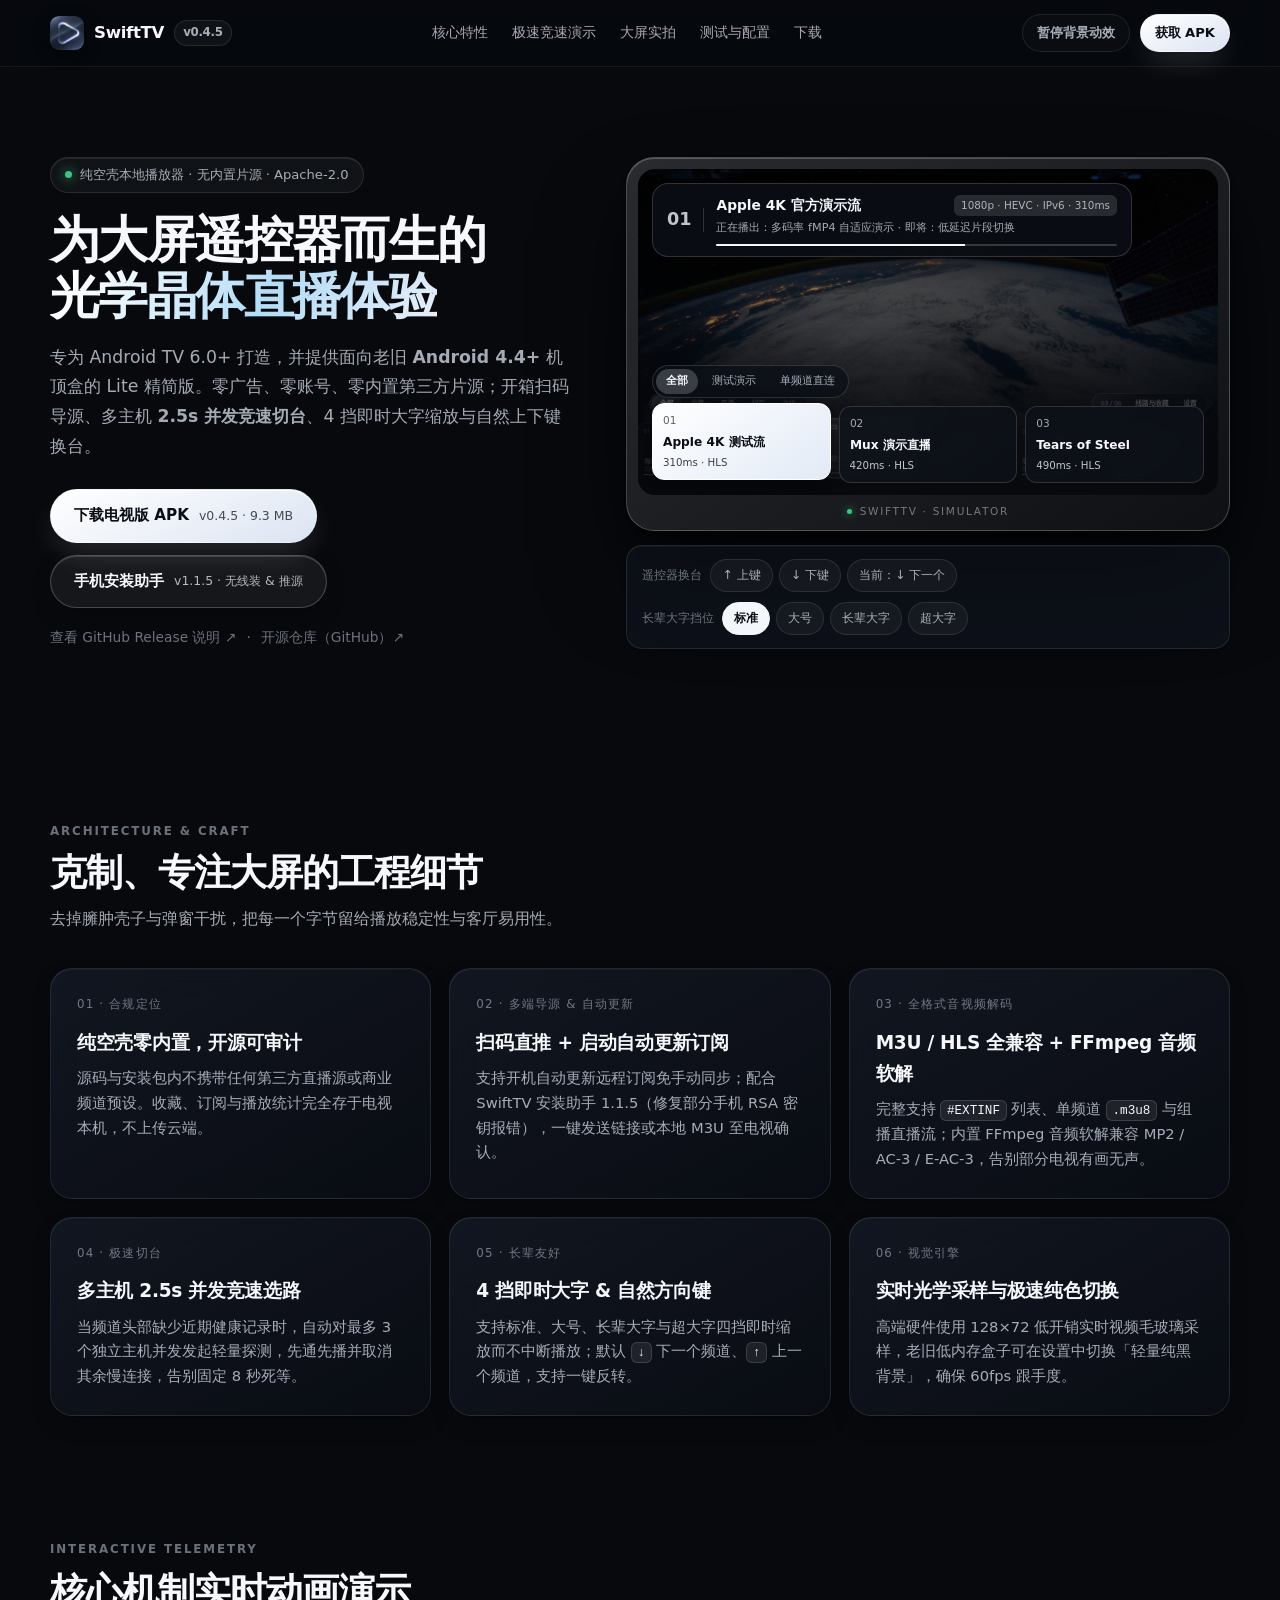
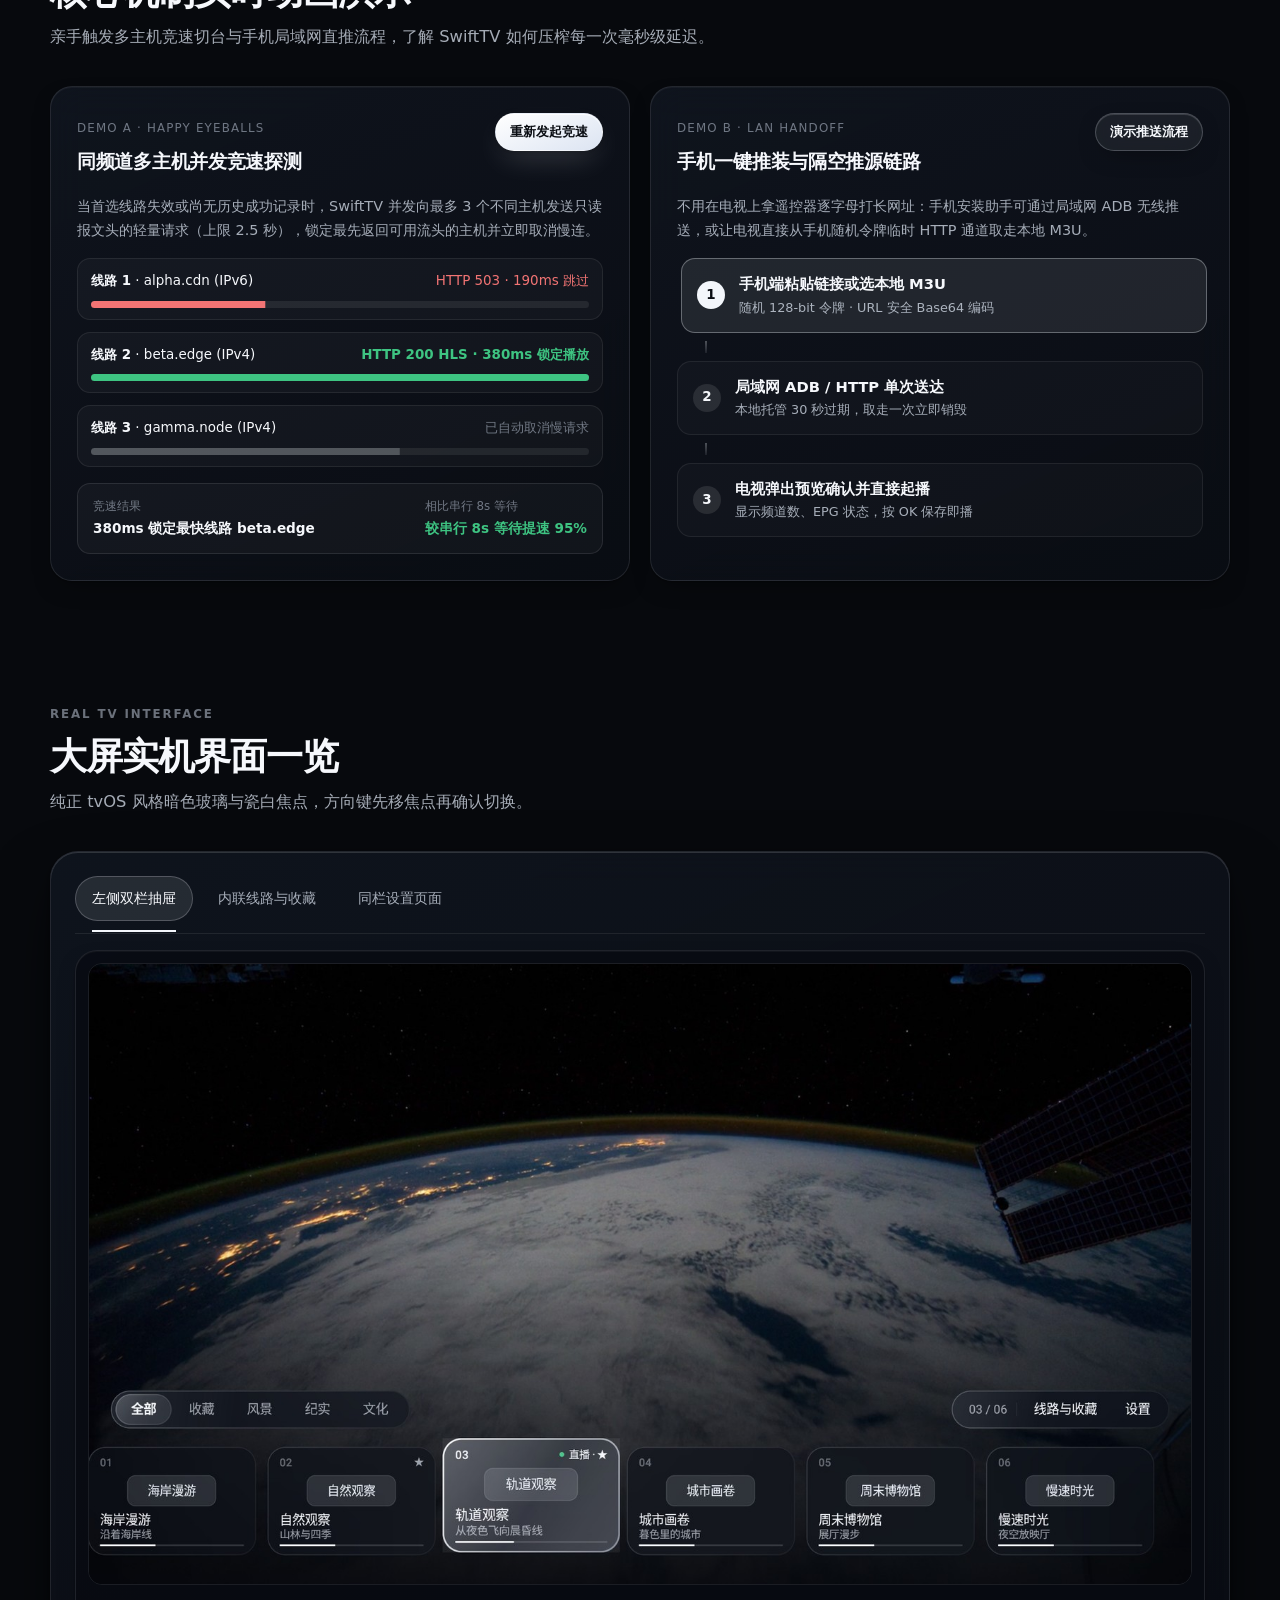
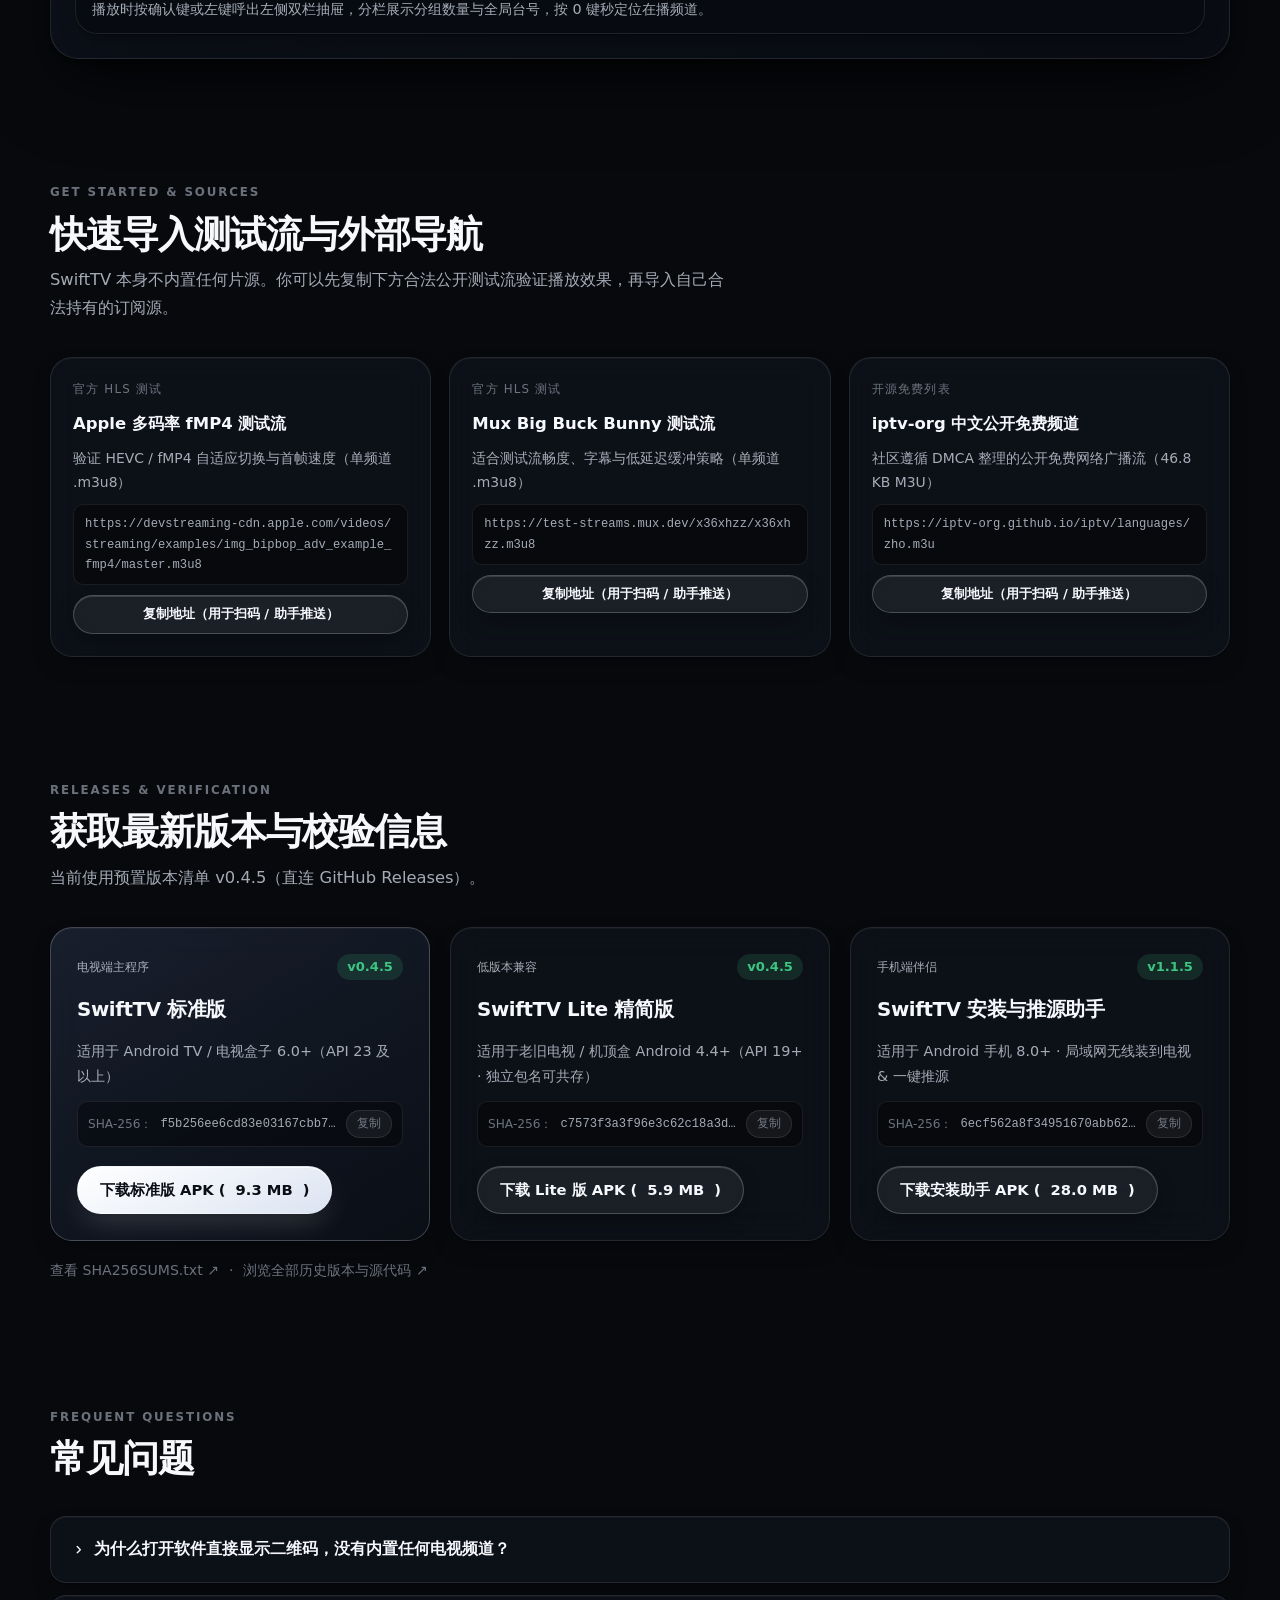
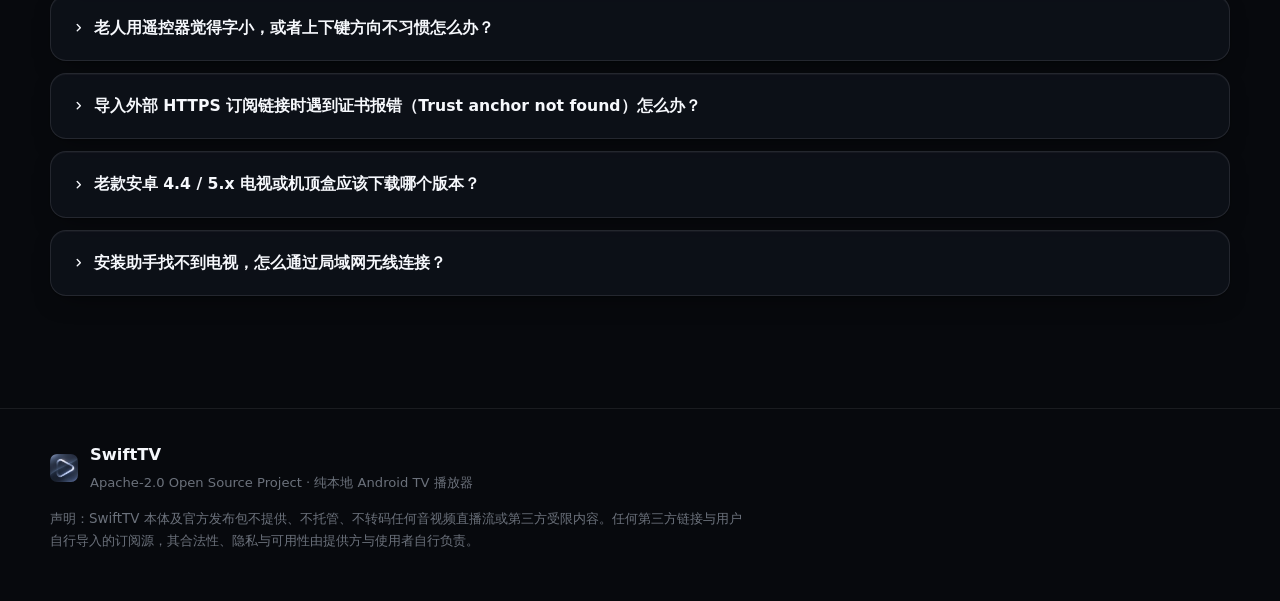
<file: index.html>
<!DOCTYPE html>
<html lang="zh-CN">
<head>
  <meta charset="UTF-8">
  <meta name="viewport" content="width=device-width, initial-scale=1.0">
  <meta name="color-scheme" content="dark">
  <title>SwiftTV · 纯净轻量 Android TV 直播播放器</title>
  <meta name="description" content="SwiftTV 是一款专为电视遥控器设计的纯本地 Android TV 播放器（Apache-2.0），不内置任何片源。支持开箱扫码导源、手机安装助手一键推送、单频道 HLS 与并发竞速极速切台、4 挡长辈大字实时缩放。">
  <link rel="icon" type="image/png" href="assets/img/logo.png">
  <link rel="stylesheet" href="assets/style.css">
</head>
<body>
  <a class="skip-link" href="#main">跳到正文</a>

  <!-- Ambient optical backdrop (compositor-only, subtle film grain + slow aurora, pausable via #motionToggle) -->
  <div class="ambient" aria-hidden="true">
    <div class="ambient-horizon"></div>
    <div class="ambient-grid"></div>
    <div class="orb orb-a"></div>
    <div class="orb orb-b"></div>
    <div class="ambient-noise"></div>
  </div>

  <!-- Shrinking Frosted Top Navigation -->
  <header class="topbar" id="topbar">
    <div class="container topbar-inner">
      <a class="brand" href="#top" aria-label="SwiftTV 首页">
        <img class="brand-logo" src="assets/img/logo.png" width="34" height="34" alt="SwiftTV 标志">
        <span class="brand-name">SwiftTV</span>
        <span class="brand-tag" id="navVersionTag">v0.4.5</span>
      </a>

      <nav class="nav-links" aria-label="主导航">
        <a href="#features">核心特性</a>
        <a href="#engine">极速竞速演示</a>
        <a href="#showcase">大屏实拍</a>
        <a href="#sources">测试与配置</a>
        <a href="#downloads">下载</a>
      </nav>

      <div class="topbar-actions">
        <button type="button" class="btn-ghost btn-sm" id="motionToggle">暂停背景动效</button>
        <a class="btn-porcelain btn-sm sheen-btn magnetic" id="navDownloadBtn" href="#downloads">获取 APK</a>
      </div>
    </div>
  </header>

  <main id="main">
    <!-- Hero + Live Interactive TV Simulator -->
    <section class="hero container" id="top">
      <div class="hero-copy">
        <div class="pill-badge" data-stagger="0">
          <span class="signal-dot" aria-hidden="true"></span>
          <span>纯空壳本地播放器 · 无内置片源 · Apache-2.0</span>
        </div>

        <h1 data-stagger="1">
          为大屏遥控器而生的<br>
          <span class="text-crystal">光学晶体直播体验</span>
        </h1>

        <p class="hero-lead" data-stagger="2">
          专为 Android TV 6.0+ 打造，并提供面向老旧 <strong>Android 4.4+</strong> 机顶盒的 Lite 精简版。零广告、零账号、零内置第三方片源；开箱扫码导源、多主机 <strong>2.5s 并发竞速切台</strong>、4 挡即时大字缩放与自然上下键换台。
        </p>

        <div class="hero-cta" data-stagger="3">
          <a class="btn-porcelain btn-lg sheen-btn magnetic" id="heroTvDownload" href="https://github.com/morangse/SwiftTV/releases/download/v0.4.5/SwiftTV-0.4.5.apk">
            <span>下载电视版 APK</span>
            <span class="btn-meta" id="heroTvMeta">v0.4.5 · 9.3 MB</span>
          </a>
          <a class="btn-crystal btn-lg magnetic" id="heroInstallerDownload" href="https://github.com/morangse/SwiftTV/releases/download/v0.4.5/SwiftTV-Installer-1.1.5.apk">
            <span>手机安装助手</span>
            <span class="btn-meta" id="heroInstallerMeta">v1.1.5 · 无线装 &amp; 推源</span>
          </a>
        </div>

        <div class="hero-meta-links" data-stagger="4">
          <a id="heroReleaseLink" href="https://github.com/morangse/SwiftTV/releases/tag/v0.4.5" target="_blank" rel="noopener noreferrer">查看 GitHub Release 说明 ↗</a>
          <span aria-hidden="true">·</span>
          <a href="https://github.com/morangse/SwiftTV" target="_blank" rel="noopener noreferrer">开源仓库（GitHub）↗</a>
        </div>
      </div>

      <!-- Interactive Live TV Cinema Stage -->
      <div class="hero-stage-wrap" data-stagger="5">
        <div class="tv-bezel spotlight-surface tilt-stage" role="region" aria-label="SwiftTV 实时大屏交互模拟器">
          <div class="spotlight-layer" aria-hidden="true"></div>
          <div class="tv-screen" id="tvScreen">
            <img
              class="tv-backdrop-img"
              src="assets/img/channel-gallery.jpg"
              width="1560"
              height="878"
              fetchpriority="high"
              alt="SwiftTV 在 Android TV 播放演示视频时呈现的半透明磨砂界面">
            <div class="tv-scrim" aria-hidden="true"></div>

            <!-- Simulated Live HUD Capsule -->
            <div class="sim-hud" id="simHud" data-font="standard">
              <div class="sim-hud-num" id="simNum">01</div>
              <div class="sim-hud-divider" aria-hidden="true"></div>
              <div class="sim-hud-body">
                <div class="sim-hud-top">
                  <strong class="sim-hud-name" id="simName">Apple 4K 官方演示流</strong>
                  <span class="sim-spec" id="simSpec">1080p · HEVC · IPv6 · 310ms</span>
                </div>
                <div class="sim-hud-sub" id="simProg">正在播出：多码率 fMP4 自适应演示 · 即将：低延迟片段切换</div>
                <div class="sim-progress-track" aria-hidden="true">
                  <div class="sim-progress-fill" id="simProgressFill"></div>
                </div>
              </div>
            </div>

            <!-- Simulated Mini Channel Ribbon -->
            <div class="sim-ribbon" id="simRibbon" data-font="standard">
              <div class="sim-tabs" aria-hidden="true">
                <span class="sim-tab active">全部</span>
                <span>测试演示</span>
                <span>单频道直连</span>
              </div>
              <div class="sim-cards" id="simCards" role="list" aria-label="模拟频道卡片">
                <button type="button" class="sim-card active" data-ch="0">
                  <span class="sim-card-num">01</span>
                  <span class="sim-card-title">Apple 4K 测试流</span>
                  <span class="sim-card-meta">310ms · HLS</span>
                </button>
                <button type="button" class="sim-card" data-ch="1">
                  <span class="sim-card-num">02</span>
                  <span class="sim-card-title">Mux 演示直播</span>
                  <span class="sim-card-meta">420ms · HLS</span>
                </button>
                <button type="button" class="sim-card" data-ch="2">
                  <span class="sim-card-num">03</span>
                  <span class="sim-card-title">Tears of Steel</span>
                  <span class="sim-card-meta">490ms · HLS</span>
                </button>
              </div>
            </div>
          </div>

          <div class="tv-chin" aria-hidden="true">
            <span class="tv-led"></span>
            <span class="tv-brand-mark">SWIFTTV · SIMULATOR</span>
          </div>
        </div>

        <!-- Live Interactive Telemetry Control Deck -->
        <div class="sim-controls" aria-label="模拟器控制面板">
          <div class="sim-ctrl-group">
            <span class="ctrl-label">遥控器换台</span>
            <div class="btn-row">
              <button type="button" class="ctrl-btn" id="simKeyUp" title="模拟遥控器上键">↑ 上键</button>
              <button type="button" class="ctrl-btn" id="simKeyDown" title="模拟遥控器下键">↓ 下键</button>
              <button type="button" class="ctrl-btn subtle" id="simDirToggle">当前：↓ 下一个</button>
            </div>
          </div>

          <div class="sim-ctrl-group">
            <span class="ctrl-label">长辈大字挡位</span>
            <div class="btn-row" role="group" aria-label="选择模拟界面字体大小">
              <button type="button" class="ctrl-btn active" data-font-btn="standard">标准</button>
              <button type="button" class="ctrl-btn" data-font-btn="large">大号</button>
              <button type="button" class="ctrl-btn" data-font-btn="elderly">长辈大字</button>
              <button type="button" class="ctrl-btn" data-font-btn="xlarge">超大字</button>
            </div>
          </div>
        </div>
      </div>
    </section>

    <!-- Bento Grid Features with Pointer Spotlight Reveal -->
    <section class="section container" id="features">
      <div class="section-head" data-reveal>
        <span class="eyebrow">ARCHITECTURE &amp; CRAFT</span>
        <h2>克制、专注大屏的工程细节</h2>
        <p>去掉臃肿壳子与弹窗干扰，把每一个字节留给播放稳定性与客厅易用性。</p>
      </div>

      <div class="bento-grid" id="bentoGrid">
        <article class="bento-card spotlight-surface" data-reveal style="--reveal-delay: 0ms">
          <div class="spotlight-layer" aria-hidden="true"></div>
          <div class="card-index">01 · 合规定位</div>
          <h3>纯空壳零内置，开源可审计</h3>
          <p>源码与安装包内不携带任何第三方直播源或商业频道预设。收藏、订阅与播放统计完全存于电视本机，不上传云端。</p>
        </article>

        <article class="bento-card spotlight-surface" data-reveal style="--reveal-delay: 60ms">
          <div class="spotlight-layer" aria-hidden="true"></div>
          <div class="card-index">02 · 多端导源 &amp; 自动更新</div>
          <h3>扫码直推 + 启动自动更新订阅</h3>
          <p>支持开机自动更新远程订阅免手动同步；配合 SwiftTV 安装助手 1.1.5（修复部分手机 RSA 密钥报错），一键发送链接或本地 M3U 至电视确认。</p>
        </article>

        <article class="bento-card spotlight-surface" data-reveal style="--reveal-delay: 120ms">
          <div class="spotlight-layer" aria-hidden="true"></div>
          <div class="card-index">03 · 全格式音视频解码</div>
          <h3>M3U / HLS 全兼容 + FFmpeg 音频软解</h3>
          <p>完整支持 <code class="inline-code">#EXTINF</code> 列表、单频道 <code class="inline-code">.m3u8</code> 与组播直播流；内置 FFmpeg 音频软解兼容 MP2 / AC-3 / E-AC-3，告别部分电视有画无声。</p>
        </article>

        <article class="bento-card spotlight-surface" data-reveal style="--reveal-delay: 180ms">
          <div class="spotlight-layer" aria-hidden="true"></div>
          <div class="card-index">04 · 极速切台</div>
          <h3>多主机 2.5s 并发竞速选路</h3>
          <p>当频道头部缺少近期健康记录时，自动对最多 3 个独立主机并发发起轻量探测，先通先播并取消其余慢连接，告别固定 8 秒死等。</p>
        </article>

        <article class="bento-card spotlight-surface" data-reveal style="--reveal-delay: 240ms">
          <div class="spotlight-layer" aria-hidden="true"></div>
          <div class="card-index">05 · 长辈友好</div>
          <h3>4 挡即时大字 &amp; 自然方向键</h3>
          <p>支持标准、大号、长辈大字与超大字四挡即时缩放而不中断播放；默认 <kbd class="inline-kbd">↓</kbd> 下一个频道、<kbd class="inline-kbd">↑</kbd> 上一个频道，支持一键反转。</p>
        </article>

        <article class="bento-card spotlight-surface" data-reveal style="--reveal-delay: 300ms">
          <div class="spotlight-layer" aria-hidden="true"></div>
          <div class="card-index">06 · 视觉引擎</div>
          <h3>实时光学采样与极速纯色切换</h3>
          <p>高端硬件使用 128×72 低开销实时视频毛玻璃采样，老旧低内存盒子可在设置中切换「轻量纯黑背景」，确保 60fps 跟手度。</p>
        </article>
      </div>
    </section>

    <!-- Interactive Telemetry Tech Demos -->
    <section class="section container" id="engine">
      <div class="section-head" data-reveal>
        <span class="eyebrow">INTERACTIVE TELEMETRY</span>
        <h2>核心机制实时动画演示</h2>
        <p>亲手触发多主机竞速切台与手机局域网直推流程，了解 SwiftTV 如何压榨每一次毫秒级延迟。</p>
      </div>

      <div class="tech-grid">
        <!-- Demo A: Parallel Race Failover -->
        <div class="tech-card spotlight-surface" data-reveal style="--reveal-delay: 0ms">
          <div class="spotlight-layer" aria-hidden="true"></div>
          <div class="tech-card-head">
            <div>
              <span class="card-index">DEMO A · HAPPY EYEBALLS</span>
              <h3>同频道多主机并发竞速探测</h3>
            </div>
            <button type="button" class="btn-porcelain btn-sm sheen-btn" id="runRaceBtn">重新发起竞速</button>
          </div>
          <p class="tech-desc">当首选线路失效或尚无历史成功记录时，SwiftTV 并发向最多 3 个不同主机发送只读报文头的轻量请求（上限 2.5 秒），锁定最先返回可用流头的主机并立即取消慢连。</p>

          <div class="race-lanes" id="raceLanes" aria-live="polite">
            <div class="race-lane" data-host="host1">
              <div class="lane-meta">
                <span><strong>线路 1</strong> · alpha.cdn (IPv6)</span>
                <span class="lane-status" id="laneStatus0">待触发</span>
              </div>
              <div class="lane-bar"><div class="lane-fill" id="laneFill0"></div></div>
            </div>
            <div class="race-lane" data-host="host2">
              <div class="lane-meta">
                <span><strong>线路 2</strong> · beta.edge (IPv4)</span>
                <span class="lane-status" id="laneStatus1">待触发</span>
              </div>
              <div class="lane-bar"><div class="lane-fill" id="laneFill1"></div></div>
            </div>
            <div class="race-lane" data-host="host3">
              <div class="lane-meta">
                <span><strong>线路 3</strong> · gamma.node (IPv4)</span>
                <span class="lane-status" id="laneStatus2">待触发</span>
              </div>
              <div class="lane-bar"><div class="lane-fill" id="laneFill2"></div></div>
            </div>
          </div>

          <div class="race-summary" id="raceSummary">
            <div><span>竞速结果</span><strong id="raceResultText">点击右上角演示 2.5s 并发测通</strong></div>
            <div><span>相比串行 8s 等待</span><strong class="emerald" id="raceSavedText">最多省下 7s+</strong></div>
          </div>
        </div>

        <!-- Demo B: Phone-to-TV Wireless Push Flow -->
        <div class="tech-card spotlight-surface" data-reveal style="--reveal-delay: 90ms">
          <div class="spotlight-layer" aria-hidden="true"></div>
          <div class="tech-card-head">
            <div>
              <span class="card-index">DEMO B · LAN HANDOFF</span>
              <h3>手机一键推装与隔空推源链路</h3>
            </div>
            <button type="button" class="btn-crystal btn-sm" id="runPushBtn">演示推送流程</button>
          </div>
          <p class="tech-desc">不用在电视上拿遥控器逐字母打长网址：手机安装助手可通过局域网 ADB 无线推送，或让电视直接从手机随机令牌临时 HTTP 通道取走本地 M3U。</p>

          <div class="handoff-steps" id="handoffSteps">
            <div class="handoff-node active" data-step="0">
              <span class="node-num">1</span>
              <div>
                <strong>手机端粘贴链接或选本地 M3U</strong>
                <span>随机 128-bit 令牌 · URL 安全 Base64 编码</span>
              </div>
            </div>
            <div class="handoff-connector" aria-hidden="true"><div class="packet-pulse" id="packetPulse"></div></div>
            <div class="handoff-node" data-step="1">
              <span class="node-num">2</span>
              <div>
                <strong>局域网 ADB / HTTP 单次送达</strong>
                <span>本地托管 30 秒过期，取走一次立即销毁</span>
              </div>
            </div>
            <div class="handoff-connector" aria-hidden="true"></div>
            <div class="handoff-node" data-step="2">
              <span class="node-num">3</span>
              <div>
                <strong>电视弹出预览确认并直接起播</strong>
                <span>显示频道数、EPG 状态，按 OK 保存即播</span>
              </div>
            </div>
          </div>
        </div>
      </div>
    </section>

    <!-- Real TV Screenshots Showcase with Spotlight Border + 3D Depth Tilt -->
    <section class="section container" id="showcase">
      <div class="section-head" data-reveal>
        <span class="eyebrow">REAL TV INTERFACE</span>
        <h2>大屏实机界面一览</h2>
        <p>纯正 tvOS 风格暗色玻璃与瓷白焦点，方向键先移焦点再确认切换。</p>
      </div>

      <div class="showcase-shell" data-reveal>
        <div class="showcase-tabs" role="tablist" aria-label="界面实拍视图切换">
          <button type="button" class="tab-btn" role="tab" aria-selected="true" id="tab-gallery" data-panel="panel-gallery">左侧双栏抽屉</button>
          <button type="button" class="tab-btn" role="tab" aria-selected="false" id="tab-details" data-panel="panel-details">内联线路与收藏</button>
          <button type="button" class="tab-btn" role="tab" aria-selected="false" id="tab-control" data-panel="panel-control">同栏设置页面</button>
        </div>

        <div class="showcase-panels">
          <div class="showcase-panel is-active" role="tabpanel" id="panel-gallery" aria-labelledby="tab-gallery" tabindex="0">
            <figure class="showcase-frame spotlight-surface tilt-stage">
              <div class="spotlight-layer" aria-hidden="true"></div>
              <div class="showcase-media">
                <img src="assets/img/channel-gallery.jpg" width="1560" height="878" loading="lazy" alt="SwiftTV 左侧半透明双栏频道抽屉实拍">
              </div>
              <figcaption>播放时按确认键或左键呼出左侧双栏抽屉，分栏展示分组数量与全局台号，按 0 键秒定位在播频道。</figcaption>
            </figure>
          </div>
          <div class="showcase-panel" role="tabpanel" id="panel-details" aria-labelledby="tab-details" hidden="until-found">
            <figure class="showcase-frame spotlight-surface tilt-stage">
              <div class="spotlight-layer" aria-hidden="true"></div>
              <div class="showcase-media">
                <img src="assets/img/channel-details.jpg" width="1560" height="878" fetchpriority="low" loading="lazy" alt="SwiftTV 内联频道线路状态与收藏界面">
              </div>
              <figcaption>频道行按右键就地在抽屉右栏查看备用线路健康度、断流重连、静音逐条测速与一键收藏。</figcaption>
            </figure>
          </div>
          <div class="showcase-panel" role="tabpanel" id="panel-control" aria-labelledby="tab-control" hidden="until-found">
            <figure class="showcase-frame spotlight-surface tilt-stage">
              <div class="spotlight-layer" aria-hidden="true"></div>
              <div class="showcase-media">
                <img src="assets/img/control-center.jpg" width="1560" height="878" fetchpriority="low" loading="lazy" alt="SwiftTV 左侧抽屉同栏设置界面">
              </div>
              <figcaption>左侧顶部「设置」同栏集中管理传源导入、长辈大字、路由策略、上下键方向、EPG 与脱敏诊断。</figcaption>
            </figure>
          </div>
        </div>
      </div>
    </section>

    <!-- Sources, Official Test Streams & Configurable External Portal -->
    <section class="section container" id="sources">
      <div class="section-head" data-reveal>
        <span class="eyebrow">GET STARTED &amp; SOURCES</span>
        <h2>快速导入测试流与外部导航</h2>
        <p>SwiftTV 本身不内置任何片源。你可以先复制下方合法公开测试流验证播放效果，再导入自己合法持有的订阅源。</p>
      </div>

      <div class="streams-grid" id="streamsGrid"></div>

      <!-- External Portal Slot (Rendered cleanly from site-config.js when configured) -->
      <div id="externalPortalMount"></div>
    </section>

    <!-- Dynamic GitHub Releases Download Center -->
    <section class="section container" id="downloads">
      <div class="section-head" data-reveal>
        <span class="eyebrow">RELEASES &amp; VERIFICATION</span>
        <h2>获取最新版本与校验信息</h2>
        <p id="releaseStatusNote">正在从 GitHub Releases 核对最新公开版本…</p>
      </div>

      <div class="download-grid">
        <div class="download-card featured spotlight-surface" data-reveal style="--reveal-delay: 0ms">
          <div class="spotlight-layer" aria-hidden="true"></div>
          <div class="dl-head">
            <span class="dl-tag" id="dlTvTag">电视端主程序</span>
            <span class="dl-ver" id="dlTvVersion">v0.4.5</span>
          </div>
          <h3>SwiftTV 标准版</h3>
          <p class="dl-req">适用于 Android TV / 电视盒子 6.0+（API 23 及以上）</p>
          <div class="dl-checksum">
            <span>SHA-256：</span>
            <code id="dlTvSha">f5b256ee6cd83e03167cbb790620a48484f7a757a43a14fb0709d50ece7e1fc1</code>
            <button type="button" class="copy-mini" id="copyTvSha">复制</button>
          </div>
          <div class="dl-actions">
            <a class="btn-porcelain sheen-btn magnetic" id="dlTvBtn" href="https://github.com/morangse/SwiftTV/releases/download/v0.4.5/SwiftTV-0.4.5.apk">下载标准版 APK (<span id="dlTvSize">9.3 MB</span>)</a>
          </div>
        </div>

        <div class="download-card spotlight-surface" data-reveal style="--reveal-delay: 60ms">
          <div class="spotlight-layer" aria-hidden="true"></div>
          <div class="dl-head">
            <span class="dl-tag">低版本兼容</span>
            <span class="dl-ver" id="dlLiteVersion">v0.4.5</span>
          </div>
          <h3>SwiftTV Lite 精简版</h3>
          <p class="dl-req">适用于老旧电视 / 机顶盒 Android 4.4+（API 19+ · 独立包名可共存）</p>
          <div class="dl-checksum">
            <span>SHA-256：</span>
            <code id="dlLiteSha">c7573f3a3f96e3c62c18a3dd7bc64334e9d38f98048a6e2344763ca7b70c3a8d</code>
            <button type="button" class="copy-mini" id="copyLiteSha">复制</button>
          </div>
          <div class="dl-actions">
            <a class="btn-crystal magnetic" id="dlLiteBtn" href="https://github.com/morangse/SwiftTV/releases/download/v0.4.5/SwiftTV-Lite-0.4.5.apk">下载 Lite 版 APK (<span id="dlLiteSize">5.9 MB</span>)</a>
          </div>
        </div>

        <div class="download-card spotlight-surface" data-reveal style="--reveal-delay: 120ms">
          <div class="spotlight-layer" aria-hidden="true"></div>
          <div class="dl-head">
            <span class="dl-tag">手机端伴侣</span>
            <span class="dl-ver" id="dlInstVersion">v1.1.5</span>
          </div>
          <h3>SwiftTV 安装与推源助手</h3>
          <p class="dl-req">适用于 Android 手机 8.0+ · 局域网无线装到电视 &amp; 一键推源</p>
          <div class="dl-checksum">
            <span>SHA-256：</span>
            <code id="dlInstSha">6ecf562a8f34951670abb621a2ee30d6639ddf8b307c256ac53bd2fc3358f513</code>
            <button type="button" class="copy-mini" id="copyInstSha">复制</button>
          </div>
          <div class="dl-actions">
            <a class="btn-crystal magnetic" id="dlInstBtn" href="https://github.com/morangse/SwiftTV/releases/download/v0.4.5/SwiftTV-Installer-1.1.5.apk">下载安装助手 APK (<span id="dlInstSize">28.0 MB</span>)</a>
          </div>
        </div>
      </div>

      <div class="checksum-bar" data-reveal>
        <a id="dlChecksumsLink" href="https://github.com/morangse/SwiftTV/releases/download/v0.4.5/SHA256SUMS.txt" target="_blank" rel="noopener noreferrer">查看 SHA256SUMS.txt ↗</a>
        <span aria-hidden="true">·</span>
        <a id="dlAllReleasesLink" href="https://github.com/morangse/SwiftTV/releases" target="_blank" rel="noopener noreferrer">浏览全部历史版本与源代码 ↗</a>
      </div>
    </section>

    <!-- Accessible FAQ Accordion -->
    <section class="section container accordion" id="faq" aria-labelledby="faq-heading">
      <div class="section-head" data-reveal>
        <span class="eyebrow">FREQUENT QUESTIONS</span>
        <h2 id="faq-heading">常见问题</h2>
      </div>

      <div class="faq-list" data-reveal>
        <details>
          <summary>为什么打开软件直接显示二维码，没有内置任何电视频道？</summary>
          <div class="faq-body">
            自 SwiftTV 0.4.0 起软件严格保持纯本地空壳播放器定位，不内置、不预置、不分发任何第三方源。你可以手机连接同一 Wi-Fi 扫屏幕二维码，或使用「SwiftTV 安装助手」直接把自己的 M3U / .m3u8 源推送到电视。
          </div>
        </details>

        <details>
          <summary>老人用遥控器觉得字小，或者上下键方向不习惯怎么办？</summary>
          <div class="faq-body">
            按菜单键或打开左侧抽屉顶部「设置」，可以直接在「显示与长辈大字」选择「大号 / 长辈 / 超大」四挡字号预览（即时生效不断播），也能在「上下键换台方向」一键切换 <kbd class="inline-kbd">↓</kbd> / <kbd class="inline-kbd">↑</kbd> 顺序。
          </div>
        </details>

        <details>
          <summary>导入外部 HTTPS 订阅链接时遇到证书报错（Trust anchor not found）怎么办？</summary>
          <div class="faq-body">
            这常见于年份较久的 Android 6–9 电视固件系统缺少较新的公共根证书（如 Let's Encrypt），或电视系统时间未自动同步。建议先确认电视日期时间准确，或直接在手机端下载该 <code class="inline-code">.m3u</code> 后通过配对页面的「本地 M3U 文件」上传给电视。
          </div>
        </details>

        <details>
          <summary>老款安卓 4.4 / 5.x 电视或机顶盒应该下载哪个版本？</summary>
          <div class="faq-body">
            请下载 <strong>SwiftTV Lite 精简版</strong>（最低支持 Android 4.4 / API 19）。Lite 版保留了频道抽屉、行内操作、并发竞速、超时自动重连、长辈大字与扫码导源等全部核心功能，仅舍弃了实时毛玻璃与阴影动效、改用更省内存的纯平面渲染和 <code class="inline-code">SurfaceView</code> 输出，并使用独立包名 <code class="inline-code">app.swifttv.player.lite</code>，可与标准版共存安装。
          </div>
        </details>

        <details>
          <summary>安装助手找不到电视，怎么通过局域网无线连接？</summary>
          <div class="faq-body">
            请确认手机和电视在同一局域网且路由器关闭了 AP 隔离；然后在电视「设置 → 关于 → 连续点击版本号 7 次」进入开发者选项并开启「USB 调试 / 网络调试」。Android 11+ 电视还可使用安装助手里的「无线调试配对」输入 6 位配对码直连。
          </div>
        </details>
      </div>
    </section>
  </main>

  <footer class="footer">
    <div class="container footer-inner">
      <div class="footer-brand">
        <img src="assets/img/logo.png" width="28" height="28" loading="lazy" alt="SwiftTV">
        <div>
          <strong>SwiftTV</strong>
          <span>Apache-2.0 Open Source Project · 纯本地 Android TV 播放器</span>
        </div>
      </div>
      <p class="footer-legal">
        声明：SwiftTV 本体及官方发布包不提供、不托管、不转码任何音视频直播流或第三方受限内容。任何第三方链接与用户自行导入的订阅源，其合法性、隐私与可用性由提供方与使用者自行负责。
      </p>
    </div>
  </footer>

  <div class="toast" id="toast" role="status" aria-live="polite"></div>

  <script src="site-config.js"></script>
  <script src="assets/app.js"></script>
</body>
</html>
</file>
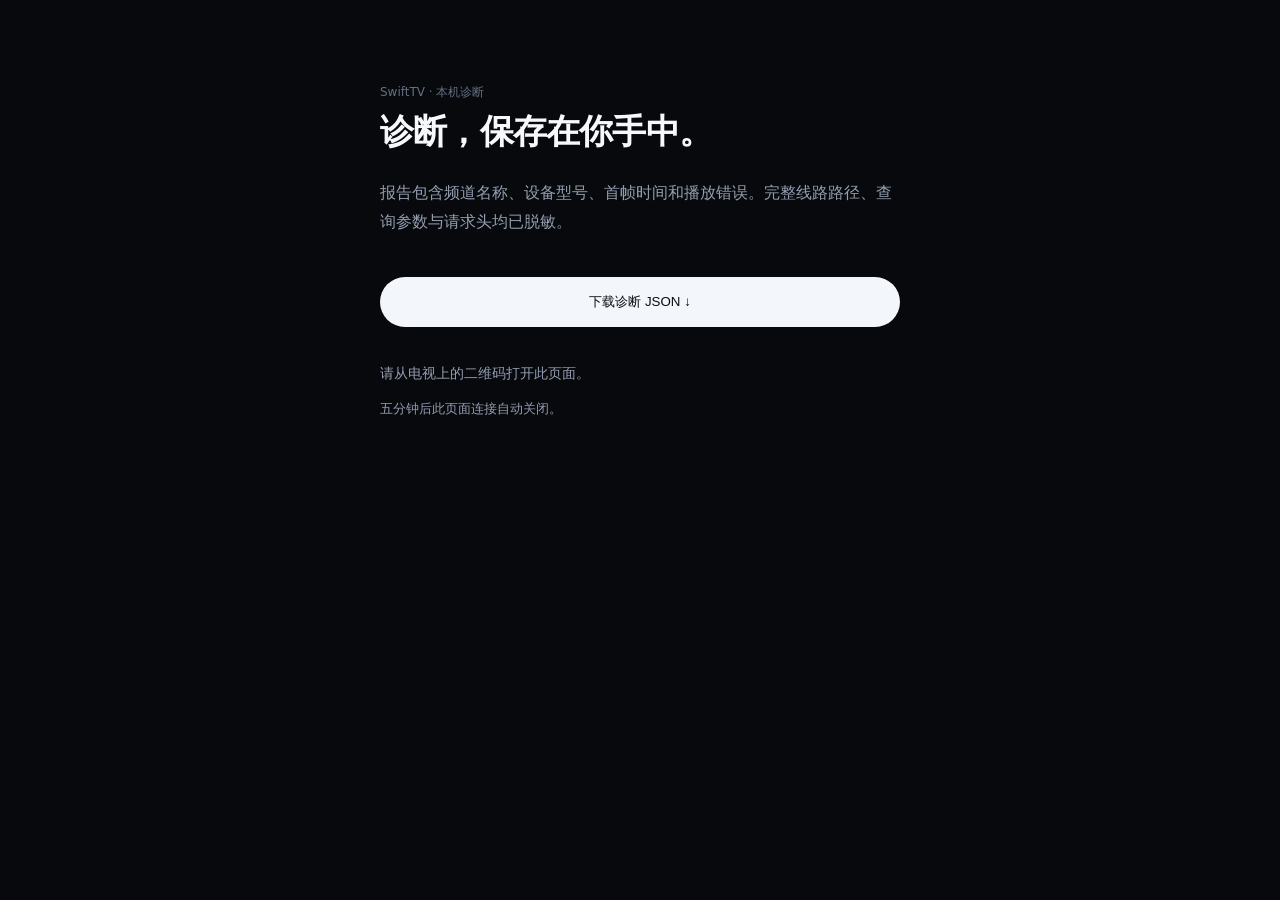
<file: app/src/main/assets/export.html>
<!doctype html><html lang="zh-CN"><meta charset="utf-8"><meta name="viewport" content="width=device-width,initial-scale=1"><title>SwiftTV · 导出诊断</title><style>
:root{color-scheme:dark}body{margin:0;background:#07090d;color:#f6f8fc;font:16px "PingFang SC","Microsoft YaHei",system-ui,sans-serif;-webkit-font-smoothing:antialiased}main{max-width:520px;margin:60px auto;padding:24px}h1{font-weight:600;font-size:34px;letter-spacing:-.8px;margin-top:8px}small,p{color:#949eb0;line-height:1.85}button{background:#f3f6fb;color:#0a0d13;border:0;border-radius:999px;font:600 15px inherit;padding:16px 24px;cursor:pointer;width:100%;margin:24px 0}button:focus-visible{outline:2px solid #f6f8fc;outline-offset:4px}pre{white-space:pre-wrap;color:#949eb0;font-size:14px}
</style><main><div style="font-size:12px;color:#647084">SwiftTV · 本机诊断</div><h1>诊断，保存在你手中。</h1><p>报告包含频道名称、设备型号、首帧时间和播放错误。完整线路路径、查询参数与请求头均已脱敏。</p><button id="download">下载诊断 JSON ↓</button><pre id="status" role="status"></pre><small>五分钟后此页面连接自动关闭。</small></main><script>
(function(){const token=new URLSearchParams(location.hash.slice(1)).get('token')||'';history.replaceState(null,'',location.pathname);const button=document.getElementById('download'),status=document.getElementById('status');button.disabled=!token;button.onclick=async function(){button.disabled=true;try{const r=await fetch('/api/diagnostics',{headers:{'X-SwiftTV-Token':token}});if(!r.ok)throw new Error('配对已失效，请重新扫描电视二维码');const blob=new Blob([await r.text()],{type:'application/json'}),url=URL.createObjectURL(blob),a=document.createElement('a');a.href=url;a.download='swifttv-diagnostics.json';a.click();setTimeout(()=>URL.revokeObjectURL(url),1000);status.textContent='诊断文件已生成。'}catch(e){status.textContent=e.message}finally{button.disabled=false}};if(!token)status.textContent='请从电视上的二维码打开此页面。'})();
</script></html>
</file>
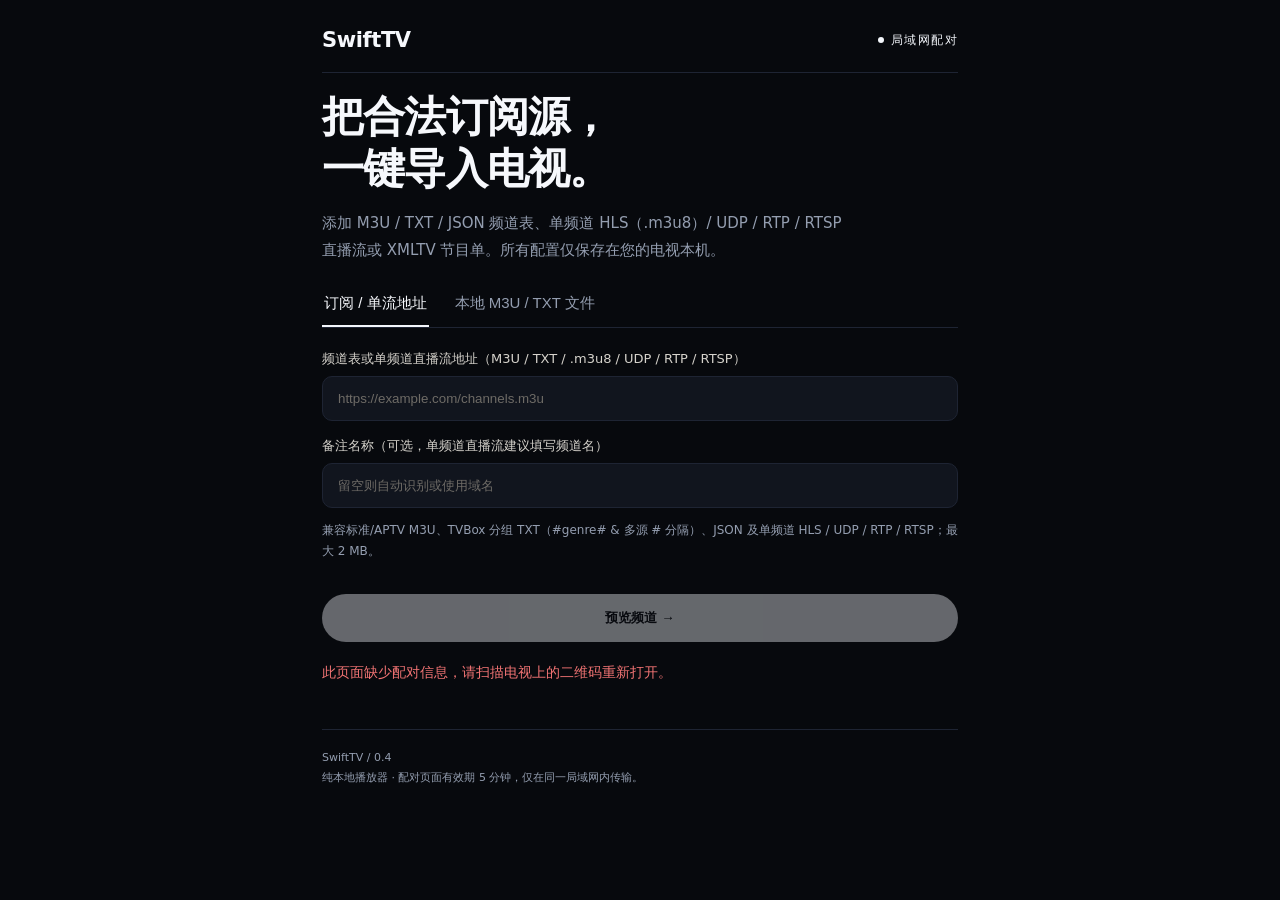
<file: app/src/main/assets/import.html>
<!doctype html>
<html lang="zh-CN">
<meta charset="utf-8"><meta name="viewport" content="width=device-width,initial-scale=1">
<title>SwiftTV · 电视局域网管理台</title>
<style>
:root{color-scheme:dark;--bg:#07090d;--surface:#11151e;--ink:#f6f8fc;--muted:#949eb0;--accent:#f3f6fb;--accent-ink:#0a0d13;--line:#1e2433;--danger:#f27474}
*{box-sizing:border-box}body{margin:0;background:var(--bg);color:var(--ink);font-family:"PingFang SC","Microsoft YaHei",system-ui,sans-serif;-webkit-font-smoothing:antialiased}
main{max-width:680px;padding:28px 22px 48px;margin:auto}header{display:flex;align-items:center;justify-content:space-between;border-bottom:1px solid var(--line);padding-bottom:20px}
.brand{font:600 21px system-ui,sans-serif;letter-spacing:-.4px}.status{font-size:12px;color:var(--accent);letter-spacing:1.5px}.dot{display:inline-block;width:6px;height:6px;border-radius:50%;background:var(--accent);margin-right:7px;vertical-align:middle}
h1{font-size:clamp(28px,7vw,42px);font-weight:600;line-height:1.24;letter-spacing:-.8px;margin:18px 0 12px}
.intro{font-size:15px;line-height:1.8;color:var(--muted);max-width:520px}
.tabs{display:flex;gap:24px;border-bottom:1px solid var(--line);margin:30px 0 22px;overflow-x:auto}.tab{font-size:15px;padding:0 2px 12px;background:none;border:0;border-bottom:2px solid transparent;color:var(--muted);border-radius:0;white-space:nowrap}.tab[aria-selected=true]{border-color:var(--accent);color:var(--ink)}
label{display:block;font-size:13px;margin:16px 0 8px;color:#d6d3cc}input{display:block;width:100%;padding:14px 15px;border:1px solid var(--line);border-radius:10px;background:var(--surface);color:var(--ink);font:15px inherit;outline:0}
input:focus-visible,button:focus-visible{outline:2px solid var(--accent);outline-offset:3px}input::placeholder{color:#6e6b66}input[type=file]{padding:20px 15px;border-style:dashed}
button{cursor:pointer;font:500 15px inherit;border:0;border-radius:999px}.action{width:100%;padding:15px 22px;margin-top:20px;background:var(--accent);color:var(--accent-ink);font-weight:600}.action:disabled{opacity:.4;cursor:wait}
.secondary{padding:8px 15px;background:var(--surface);color:var(--ink);border:1px solid var(--line);font-size:13px}.danger{color:var(--danger);border-color:#442b28}
.note{font-size:12px;line-height:1.75;color:var(--muted)}.preview{margin-top:24px;border-top:1px solid var(--line);padding-top:22px}.counts{display:flex;gap:32px;padding-bottom:14px}.count{font:600 36px system-ui,sans-serif;color:var(--accent)}.count small{display:block;font:12px inherit;color:var(--muted);margin-top:4px}
ul{padding:0;list-style:none;margin:0}li{padding:11px 0;border-top:1px solid #1e1e23;font-size:14px;display:flex;align-items:center;justify-content:space-between;gap:12px}
.sub-meta{font-size:12px;color:var(--muted);margin-top:3px}
.card{background:var(--surface);border:1px solid var(--line);border-radius:14px;padding:18px;margin-top:18px}
#message{margin-top:18px;line-height:1.75;font-size:14px;white-space:pre-line}#message.error{color:var(--danger)}.hidden{display:none!important}
footer{margin-top:44px;padding-top:18px;border-top:1px solid var(--line);font-size:11px;line-height:1.85;color:var(--muted)}
</style>
<main>
<header><span class="brand">SwiftTV</span><span class="status"><i class="dot"></i>局域网配对</span></header>
<section id="editor">
<h1>把合法订阅源，<br>一键导入电视。</h1>
<p class="intro">添加 M3U / TXT / JSON 频道表、单频道 HLS（.m3u8）/ UDP / RTP / RTSP 直播流或 XMLTV 节目单。所有配置仅保存在您的电视本机。</p>
<div class="tabs" role="tablist">
 <button type="button" class="tab" role="tab" aria-selected="true" id="urlTab">订阅 / 单流地址</button>
 <button type="button" class="tab" role="tab" aria-selected="false" id="fileTab">本地 M3U / TXT 文件</button>
 <button type="button" class="tab hidden" role="tab" aria-selected="false" id="manageTab">订阅与节目单</button>
</div>
<form id="importForm">
 <div id="urlPanel">
  <label for="url">频道表或单频道直播流地址（M3U / TXT / .m3u8 / UDP / RTP / RTSP）</label>
  <input id="url" type="url" inputmode="url" autocomplete="off" autocapitalize="none" placeholder="https://example.com/channels.m3u">
 </div>
 <div id="filePanel" class="hidden">
  <label for="file">选择本地 M3U / TXT / JSON 频道表（自动识别 UTF-8 与 GBK 编码）</label>
  <input id="file" type="file" accept=".m3u,.m3u8,.txt,.json,text/plain,application/json,application/x-mpegURL">
 </div>
 <label for="subName">备注名称（可选，单频道直播流建议填写频道名）</label>
 <input id="subName" type="text" maxlength="60" autocomplete="off" placeholder="留空则自动识别或使用域名">
 <p class="note">兼容标准/APTV M3U、TVBox 分组 TXT（#genre# &amp; 多源 # 分隔）、JSON 及单频道 HLS / UDP / RTP / RTSP；最大 2 MB。</p>
 <button class="action" id="previewButton" type="submit">预览频道 →</button>
</form>
<section id="preview" class="preview hidden" aria-label="频道预览">
 <div class="counts"><div class="count"><span id="channelCount"></span><small>个频道</small></div><div class="count"><span id="sourceCount"></span><small>条线路</small></div></div>
 <ul id="channels"></ul>
 <button class="action" id="commitButton" type="button">保存到电视</button>
</section>
<section id="managePanel" class="hidden" aria-label="管理电视订阅与节目单">
 <div class="card">
  <label for="epgUrl" style="margin-top:0">自定义 XMLTV 节目单地址（支持 .xml / .xml.gz）</label>
  <input id="epgUrl" type="url" inputmode="url" autocomplete="off" autocapitalize="none" placeholder="https://example.com/epg.xml（留空则清除）">
  <button class="secondary" id="saveEpgBtn" type="button" style="margin-top:12px">保存节目单设置</button>
 </div>
 <div class="card">
  <div style="display:flex;align-items:center;justify-content:space-between;margin-bottom:8px">
   <strong style="font-size:14px">已保存的订阅</strong>
   <button class="secondary" id="refreshSubsBtn" type="button">刷新全部订阅</button>
  </div>
  <ul id="subList"></ul>
 </div>
</section>
</section>
<div id="message" role="status" aria-live="polite"></div>
<footer>SwiftTV / 0.4<br>纯本地播放器 · 配对页面有效期 5 分钟，仅在同一局域网内传输。</footer>
</main>
<script>
(function(){
'use strict';
const token=new URLSearchParams(location.hash.slice(1)).get('token')||'';
history.replaceState(null,'',location.pathname);
const el=id=>document.getElementById(id);
let mode='url',previewId='',busy=false;
function message(text,error){el('message').textContent=text;el('message').className=error?'error':''}
function switchTab(value){
 if(busy)return;mode=value;
 ['url','file','manage'].forEach(k=>el(k+'Tab').setAttribute('aria-selected',String(value===k)));
 el('importForm').classList.toggle('hidden',value==='manage');
 el('urlPanel').classList.toggle('hidden',value!=='url');
 el('filePanel').classList.toggle('hidden',value!=='file');
 el('managePanel').classList.toggle('hidden',value!=='manage');
 invalidate();
 if(value==='manage')loadState();
}
function invalidate(){previewId='';el('preview').classList.add('hidden')}
el('urlTab').onclick=()=>switchTab('url');el('fileTab').onclick=()=>switchTab('file');el('manageTab').onclick=()=>switchTab('manage');
el('url').oninput=invalidate;el('file').onchange=invalidate;
function renderPreview(r){
 previewId=r.previewId;
 el('channelCount').textContent=r.channelCount;el('sourceCount').textContent=r.sourceCount;
 el('channels').replaceChildren();r.channels.forEach(function(name){const li=document.createElement('li');li.textContent=name;el('channels').appendChild(li)});
 el('preview').classList.remove('hidden');
}
async function request(method,path,data){
 const controller=new AbortController(),timeout=setTimeout(()=>controller.abort(),24000);
 try{
  const opts={method:method,headers:{'X-SwiftTV-Token':token},signal:controller.signal};
  if(data!==undefined){opts.headers['Content-Type']='application/json';opts.body=JSON.stringify(data)}
  const r=await fetch(path,opts);const body=await r.json();
  if(!r.ok){const err=new Error(body.error||'请求失败');err.relayEligible=Boolean(body.relayEligible);throw err}
  return body;
 }catch(e){
  if(e.name==='AbortError')throw new Error('请求超时，请确认电视仍在配对页面后重试');
  if(e instanceof TypeError)throw new Error('无法连接电视，请保持配对页面打开；若二维码已过期，请重新扫码');
  throw e;
 }finally{clearTimeout(timeout)}
}
function decodePlaylistBuffer(buf){
 try{return new TextDecoder('utf-8',{fatal:true}).decode(buf)}
 catch(_){
  try{return new TextDecoder('gb18030',{fatal:true}).decode(buf)}
  catch(__){return new TextDecoder('utf-8').decode(buf)}
 }
}
async function fetchViaPhone(url){
 const controller=new AbortController(),timeout=setTimeout(()=>controller.abort(),15000);
 try{
  const resp=await fetch(url,{method:'GET',mode:'cors',cache:'no-store',signal:controller.signal});
  if(!resp.ok)throw new Error('HTTP '+resp.status);
  const len=Number(resp.headers.get('content-length')||0);
  if(len>2097152)throw new Error('文件超过 2 MB 上限');
  const buf=await resp.arrayBuffer();
  if(buf.byteLength>2097152)throw new Error('文件超过 2 MB 上限');
  const text=decodePlaylistBuffer(buf);
  const trimmed=text.replace(/^\uFEFF/,'').trimStart();
  if(!trimmed||/^<(?:!doctype|html|head|body)\b/i.test(trimmed))throw new Error('目标返回了网页或空内容，不是有效的频道列表');
  return text;
 }finally{clearTimeout(timeout)}
}
function setBusy(value){busy=value;el('previewButton').disabled=value||!token;el('commitButton').disabled=value||!token}
async function loadState(){
 if(!token)return;
 try{
  const s=await request('GET','/api/state');
  el('manageTab').classList.remove('hidden');
  if(s.customEpgOrigin)el('epgUrl').placeholder='当前已配置：'+s.customEpgOrigin+'（输入新地址替换，留空清除）';
  else el('epgUrl').placeholder='https://example.com/epg.xml（可选）';
  el('subList').replaceChildren();
  const subs=s.subscriptions||[];
  if(!subs.length){const li=document.createElement('li');li.textContent='暂无已保存的订阅';el('subList').appendChild(li);return}
  subs.forEach(function(sub){
   const li=document.createElement('li'),info=document.createElement('div'),title=document.createElement('div'),meta=document.createElement('div');
   title.textContent=sub.name;meta.className='sub-meta';meta.textContent=sub.origin+(sub.hasEpg?' · 含节目单':'');
   info.appendChild(title);info.appendChild(meta);li.appendChild(info);
   const del=document.createElement('button');del.type='button';del.className='secondary danger';del.textContent='删除';
   del.onclick=async function(){
    if(busy)return;setBusy(true);
    try{await request('POST','/api/manage',{action:'deleteSubscription',id:sub.id});message('已删除订阅：'+sub.name,false);await loadState()}
    catch(e){message(e.message,true)}finally{setBusy(false)}
   };
   li.appendChild(del);
   el('subList').appendChild(li);
  });
 }catch(_){}
}
el('saveEpgBtn').onclick=async function(){
 if(busy||!token)return;setBusy(true);
 try{const r=await request('POST','/api/manage',{action:'setEpgUrl',epgUrl:el('epgUrl').value.trim()});el('epgUrl').value='';message(r.message||'节目单设置已更新',false);await loadState()}
 catch(e){message(e.message,true)}finally{setBusy(false)}
};
el('refreshSubsBtn').onclick=async function(){
 if(busy||!token)return;setBusy(true);
 try{const r=await request('POST','/api/manage',{action:'refresh'});message(r.message||'已在电视后台触发刷新',false)}
 catch(e){message(e.message,true)}finally{setBusy(false)}
};
el('importForm').onsubmit=async function(event){
 event.preventDefault();if(busy)return;setBusy(true);invalidate();message('正在读取频道信息…',false);
 try{
  const customName=el('subName').value.trim();
  if(mode==='url'){
   const url=el('url').value.replace(/[\u200B-\u200D\uFEFF]/g,'').trim();
   el('url').value=url;
   if(!url)throw new Error('请填写订阅或直播流地址');
   try{
    const r=await request('POST','/api/import',{url:url,name:customName});
    renderPreview(r);
    message(r.skipped?'已跳过 '+r.skipped+' 条无效记录。请确认频道后保存。':'预览就绪。请确认频道后保存。',false);
   }catch(err){
    if(!err.relayEligible)throw err;
    message('电视直连受限，正尝试通过手机代拉取频道表…',false);
    let content='';
    try{content=await fetchViaPhone(url)}
    catch(_){throw new Error(err.message+'\n\n手机代拉取未成功（目标站点可能不支持跨域访问或网络受限）。可在手机浏览器下载该 .m3u 文件后，切换到「本地 M3U 文件」标签直接上传。')}
    const r=await request('POST','/api/import',{url:url,content:content,name:customName});
    renderPreview(r);
    message(r.skipped?'已通过手机代拉取并跳过 '+r.skipped+' 条无效记录。请确认频道后保存。':'已通过手机代拉取并解析就绪。请确认频道后保存。',false);
   }
  }else{
   const file=el('file').files[0];if(!file)throw new Error('请选择 M3U / TXT / JSON 文件');if(file.size>2097152)throw new Error('文件不能超过 2 MB');
   const text=decodePlaylistBuffer(await file.arrayBuffer());
   const r=await request('POST','/api/import',{content:text,name:customName||file.name});
   renderPreview(r);
   message(r.skipped?'已跳过 '+r.skipped+' 条无效记录。请确认频道后保存。':'预览就绪。请确认频道后保存。',false);
  }
 }catch(e){message(e.message||'无法连接电视，请重新扫码',true)}finally{setBusy(false)}
};
el('commitButton').onclick=async function(){
 if(!previewId||busy)return;setBusy(true);message('正在保存…',false);
 try{const r=await request('POST','/api/commit',{previewId:previewId});invalidate();el('url').value='';el('subName').value='';message('已保存 '+r.channelCount+' 个频道。\n电视已自动加载频道。',false);loadState()}
 catch(e){message(e.message||'保存失败，请重新扫码',true)}finally{setBusy(false)}
};
if(!token){message('此页面缺少配对信息，请扫描电视上的二维码重新打开。',true);setBusy(false)}else{loadState()}
})();
</script>
</html>
</file>
<file: assets/style.css>
/* SwiftTV Obsidian Optical Crystal & Porcelain Studio Design System */
@property --inner-size {
  syntax: "<length-percentage>";
  inherits: true;
  initial-value: 0px;
}

@property --outer-size {
  syntax: "<length-percentage>";
  inherits: true;
  initial-value: 0px;
}

:root {
  --bg: #07090d;
  --bg-elevated: #0d1119;
  --surface: rgba(16, 20, 29, 0.66);
  --surface-strong: rgba(20, 26, 38, 0.84);
  --stroke: rgba(240, 246, 255, 0.1);
  --stroke-strong: rgba(240, 246, 255, 0.22);
  --rim-highlight: rgba(255, 255, 255, 0.14);
  --ink: #f6f8fc;
  --muted: rgba(226, 234, 246, 0.72);
  --subtle: rgba(218, 228, 244, 0.48);
  --porcelain: #f3f6fb;
  --porcelain-ink: #0a0d13;
  --emerald: #3ec482;
  --emerald-soft: rgba(62, 196, 130, 0.15);
  --danger: #f27474;
  --radius-xl: 28px;
  --radius-lg: 22px;
  --radius-md: 16px;
  --radius-pill: 999px;
  --ease-out-expo: cubic-bezier(0.16, 1, 0.3, 1);
  --in-oklab: ;

  /* Layered diffused shadows for realistic elevation */
  --shadow-card:
    0 1px 0 rgba(255, 255, 255, 0.04) inset,
    0 1px 2px rgba(0, 0, 0, 0.36),
    0 10px 26px -12px rgba(0, 0, 0, 0.56);
  --shadow-elevated:
    0 1px 0 var(--rim-highlight) inset,
    0 2px 6px rgba(0, 0, 0, 0.38),
    0 18px 42px -14px rgba(0, 0, 0, 0.68),
    0 36px 84px -24px rgba(0, 0, 0, 0.62);
  --shadow-bezel:
    0 1px 0 rgba(255, 255, 255, 0.22) inset,
    0 2px 6px rgba(0, 0, 0, 0.45),
    0 24px 60px -12px rgba(0, 0, 0, 0.72),
    0 52px 110px -28px rgba(0, 0, 0, 0.76);
}

@supports (background: linear-gradient(in oklab, white, black)) {
  :root {
    --in-oklab: in oklab;
  }
}

*,
*::before,
*::after {
  box-sizing: border-box;
}

html {
  scroll-behavior: smooth;
  scroll-padding-top: 84px;
  background: var(--bg);
  color: var(--ink);
  font-family: -apple-system, BlinkMacSystemFont, "SF Pro Display", "Segoe UI", "PingFang SC", "Microsoft YaHei", system-ui, sans-serif;
  -webkit-font-smoothing: antialiased;
  text-rendering: optimizeLegibility;
}

body {
  margin: 0;
  min-height: 100vh;
  background: var(--bg);
  color: var(--ink);
  font-size: clamp(0.9375rem, 0.9rem + 0.18vw, 1.02rem);
  line-height: 1.68;
  overflow-x: clip;
}

a {
  color: inherit;
  text-decoration: none;
}

button {
  font: inherit;
  color: inherit;
  cursor: pointer;
}

img {
  max-width: 100%;
  height: auto;
  display: block;
}

.inline-code,
.inline-kbd {
  display: inline-block;
  padding: 0.08em 0.44em;
  border-radius: 6px;
  font-size: 0.86em;
  line-height: 1.35;
  background: rgba(244, 248, 255, 0.08);
  border: 1px solid rgba(244, 248, 255, 0.14);
  color: var(--ink);
  font-family: ui-monospace, SFMono-Regular, Menlo, Consolas, monospace;
}

:focus-visible {
  outline: 2px solid var(--porcelain);
  outline-offset: 3px;
}

.skip-link {
  position: absolute;
  left: -9999px;
  top: 8px;
  z-index: 999;
  padding: 10px 16px;
  border-radius: var(--radius-pill);
  background: var(--porcelain);
  color: var(--porcelain-ink);
  font-weight: 600;
}

.skip-link:focus {
  left: 16px;
}

.container {
  width: min(1180px, calc(100% - 40px));
  margin-inline: auto;
}

/* Ambient optical atmosphere: horizon sheen + soft radial glows + ultra-subtle film noise */
.ambient {
  position: fixed;
  inset: 0;
  z-index: -1;
  pointer-events: none;
  overflow: hidden;
  isolation: isolate;
}

.ambient-horizon {
  position: absolute;
  inset: 0;
  background:
    radial-gradient(ellipse 75% 42% at 50% -6%, rgba(168, 216, 244, 0.11), transparent 72%),
    radial-gradient(ellipse 55% 36% at 85% 24%, rgba(62, 196, 130, 0.06), transparent 70%);
}

.ambient-grid {
  position: absolute;
  inset: 0;
  background-image:
    linear-gradient(to right, rgba(240, 246, 255, 0.028) 1px, transparent 1px),
    linear-gradient(to bottom, rgba(240, 246, 255, 0.028) 1px, transparent 1px);
  background-size: 72px 72px;
  mask-image: radial-gradient(ellipse 80% 60% at 50% 18%, black, transparent 78%);
  -webkit-mask-image: radial-gradient(ellipse 80% 60% at 50% 18%, black, transparent 78%);
}

.ambient-noise {
  position: absolute;
  inset: 0;
  opacity: 0.032;
  mix-blend-mode: overlay;
  background-image: url("data:image/svg+xml,%3Csvg xmlns='http://www.w3.org/2000/svg' width='180' height='180' viewBox='0 0 180 180'%3E%3Cfilter id='n'%3E%3CfeTurbulence type='fractalNoise' baseFrequency='0.85' numOctaves='3' stitchTiles='stitch'/%3E%3C/filter%3E%3Crect width='100%25' height='100%25' filter='url(%23n)'/%3E%3C/svg%3E");
}

.orb {
  position: absolute;
  border-radius: 50%;
  filter: blur(96px);
  opacity: 0.36;
  will-change: transform;
}

.orb-a {
  width: 600px;
  height: 440px;
  top: -150px;
  left: -100px;
  background: radial-gradient(circle, rgba(168, 216, 244, 0.22), transparent 70%);
}

.orb-b {
  width: 540px;
  height: 460px;
  top: 10%;
  right: -140px;
  background: radial-gradient(circle, rgba(62, 196, 130, 0.14), transparent 70%);
}

@media (prefers-reduced-motion: no-preference) {
  .orb-a {
    animation: driftA 20s ease-in-out infinite alternate;
  }
  .orb-b {
    animation: driftB 24s ease-in-out infinite alternate;
  }

  /* Subtle decorative scroll parallax on ambient horizon */
  @supports ((animation-timeline: scroll()) and (animation-range: 0% 100%)) {
    @keyframes horizon-parallax {
      from { transform: translate3d(0, 0, 0); }
      to { transform: translate3d(0, -72px, 0); }
    }
    .ambient-horizon {
      animation: horizon-parallax auto linear both;
      animation-timeline: scroll(block root);
      animation-range: 0% 100%;
    }
  }
}

html.motion-paused .orb,
html.motion-paused .ambient-horizon {
  animation-play-state: paused !important;
}

@keyframes driftA {
  from { transform: translate3d(0, 0, 0) scale(1); }
  to { transform: translate3d(54px, 32px, 0) scale(1.06); }
}

@keyframes driftB {
  from { transform: translate3d(0, 0, 0) scale(1); }
  to { transform: translate3d(-48px, 42px, 0) scale(0.95); }
}

/* Shrinking Frosted Topbar */
.topbar {
  position: sticky;
  top: 0;
  z-index: 40;
  backdrop-filter: blur(16px) saturate(135%);
  -webkit-backdrop-filter: blur(16px) saturate(135%);
  background: rgba(7, 9, 13, 0.56);
  border-bottom: 1px solid rgba(255, 255, 255, 0.06);
  transition:
    background-color 0.38s var(--ease-out-expo),
    backdrop-filter 0.38s var(--ease-out-expo),
    border-color 0.38s var(--ease-out-expo),
    box-shadow 0.38s var(--ease-out-expo);
}

.topbar.is-scrolled {
  background: rgba(7, 9, 13, 0.84);
  backdrop-filter: blur(26px) saturate(165%);
  -webkit-backdrop-filter: blur(26px) saturate(165%);
  border-bottom-color: rgba(240, 246, 255, 0.14);
  box-shadow:
    0 1px 0 rgba(255, 255, 255, 0.06) inset,
    0 12px 34px -10px rgba(0, 0, 0, 0.72);
}

.topbar-inner {
  padding: 14px 0;
  display: flex;
  align-items: center;
  justify-content: space-between;
  gap: 16px;
  transition: padding 0.38s var(--ease-out-expo);
}

.topbar.is-scrolled .topbar-inner {
  padding: 9px 0;
}

.brand {
  display: inline-flex;
  align-items: center;
  gap: 10px;
  font-weight: 700;
  letter-spacing: -0.02em;
  flex-shrink: 0;
}

.brand-logo {
  border-radius: 9px;
  box-shadow: 0 4px 16px rgba(0, 0, 0, 0.45);
  transition: transform 0.35s var(--ease-out-expo);
}

.topbar.is-scrolled .brand-logo {
  transform: scale(0.92);
}

.brand-name {
  font-size: 1.04rem;
}

.brand-tag {
  font-size: 0.74rem;
  font-variant-numeric: tabular-nums;
  padding: 2px 8px;
  border-radius: var(--radius-pill);
  border: 1px solid var(--stroke);
  color: var(--muted);
  background: rgba(255, 255, 255, 0.045);
}

.nav-links {
  display: flex;
  align-items: center;
  gap: 24px;
  font-size: 0.89rem;
  color: var(--muted);
}

.nav-links a {
  position: relative;
  padding: 4px 0;
  transition: color 0.24s var(--ease-out-expo);
}

.nav-links a::after {
  content: "";
  position: absolute;
  left: 0;
  right: 0;
  bottom: 0;
  height: 1px;
  background: var(--porcelain);
  transform: scaleX(0);
  transform-origin: center;
  opacity: 0.75;
  transition: transform 0.32s var(--ease-out-expo);
}

.nav-links a:hover {
  color: var(--ink);
}

.nav-links a:hover::after {
  transform: scaleX(1);
}

.topbar-actions {
  display: flex;
  align-items: center;
  gap: 10px;
  flex-shrink: 0;
}

/* Tactile Porcelain & Crystal Buttons + Specular Sheen + Magnetic Pull */
.btn-porcelain,
.btn-crystal,
.btn-ghost {
  position: relative;
  overflow: hidden;
  display: inline-flex;
  align-items: center;
  justify-content: center;
  gap: 10px;
  border-radius: var(--radius-pill);
  font-weight: 600;
  border: 1px solid transparent;
  transform: translate3d(var(--mx, 0px), var(--my, 0px), 0);
  transition:
    transform 0.32s var(--ease-out-expo),
    background-color 0.25s var(--ease-out-expo),
    border-color 0.25s var(--ease-out-expo),
    box-shadow 0.32s var(--ease-out-expo),
    color 0.22s ease;
}

.btn-porcelain {
  background: linear-gradient(155deg var(--in-oklab), #ffffff, #dce4f2);
  color: var(--porcelain-ink);
  box-shadow:
    0 1px 0 rgba(255, 255, 255, 0.8) inset,
    0 2px 6px rgba(0, 0, 0, 0.25),
    0 12px 30px -8px rgba(243, 246, 251, 0.22);
}

.btn-porcelain:hover {
  transform: translate3d(var(--mx, 0px), calc(var(--my, 0px) - 1.5px), 0);
  box-shadow:
    0 1px 0 rgba(255, 255, 255, 0.9) inset,
    0 4px 10px rgba(0, 0, 0, 0.3),
    0 18px 38px -8px rgba(243, 246, 251, 0.3);
}

.sheen-btn::after {
  content: "";
  position: absolute;
  inset: -40% -20%;
  background: linear-gradient(115deg, transparent 36%, rgba(255, 255, 255, 0.55) 50%, transparent 64%);
  transform: translateX(-115%);
  pointer-events: none;
}

@media (prefers-reduced-motion: no-preference) {
  .sheen-btn:hover::after {
    transform: translateX(115%);
    transition: transform 0.72s var(--ease-out-expo);
  }
}

.btn-crystal {
  background: rgba(244, 248, 255, 0.06);
  border-color: var(--stroke-strong);
  color: var(--ink);
  backdrop-filter: blur(14px);
  -webkit-backdrop-filter: blur(14px);
  box-shadow:
    0 1px 0 var(--rim-highlight) inset,
    0 8px 24px -10px rgba(0, 0, 0, 0.52);
}

.btn-crystal:hover {
  background: rgba(244, 248, 255, 0.13);
  border-color: rgba(244, 248, 255, 0.34);
  transform: translate3d(var(--mx, 0px), calc(var(--my, 0px) - 1.5px), 0);
}

.btn-ghost {
  background: rgba(255, 255, 255, 0.02);
  border-color: var(--stroke);
  color: var(--muted);
}

.btn-ghost:hover {
  color: var(--ink);
  border-color: var(--stroke-strong);
  background: rgba(255, 255, 255, 0.05);
}

.btn-porcelain:active,
.btn-crystal:active,
.btn-ghost:active,
.ctrl-btn:active,
.copy-mini:active {
  transform: scale(0.98) !important;
}

.btn-sm {
  padding: 7px 14px;
  font-size: 0.82rem;
}

.btn-lg {
  padding: 13px 23px;
  font-size: 0.95rem;
}

.btn-meta {
  font-size: 0.78rem;
  font-weight: 500;
  opacity: 0.72;
  font-variant-numeric: tabular-nums;
}

@media (prefers-reduced-motion: reduce) {
  .btn-porcelain:hover,
  .btn-crystal:hover,
  .btn-porcelain:active,
  .btn-crystal:active,
  .btn-ghost:active {
    transform: none !important;
  }
}

/* Hero Staggered Entrance + Scroll One-Shot Reveal (progressive enhancement: visible by default without js-motion) */
@media (prefers-reduced-motion: no-preference) {
  html.js-motion [data-stagger] {
    opacity: 0;
    transform: translateY(20px);
    filter: blur(6px);
    transition:
      opacity 0.78s var(--ease-out-expo),
      transform 0.78s var(--ease-out-expo),
      filter 0.78s var(--ease-out-expo);
    transition-delay: calc(var(--stagger-i, 0) * 75ms);
  }

  html.js-motion.hero-ready [data-stagger] {
    opacity: 1;
    transform: translateY(0);
    filter: blur(0);
  }

  html.js-motion [data-reveal] {
    opacity: 0;
    transform: translateY(22px);
    filter: blur(5px);
    transition:
      opacity 0.82s var(--ease-out-expo),
      transform 0.82s var(--ease-out-expo),
      filter 0.82s var(--ease-out-expo);
    transition-delay: var(--reveal-delay, 0ms);
  }

  html.js-motion [data-reveal].is-visible {
    opacity: 1;
    transform: translateY(0);
    filter: blur(0);
  }
}

/* Hero Section */
.hero {
  padding: clamp(54px, 7vw, 92px) 0 clamp(40px, 5vw, 64px);
  display: grid;
  grid-template-columns: minmax(0, 1fr) minmax(0, 1.15fr);
  gap: clamp(30px, 4vw, 52px);
  align-items: center;
}

.pill-badge {
  display: inline-flex;
  align-items: center;
  gap: 8px;
  padding: 6px 14px;
  border-radius: var(--radius-pill);
  border: 1px solid var(--stroke);
  background: rgba(244, 248, 255, 0.045);
  backdrop-filter: blur(12px);
  color: var(--muted);
  font-size: 0.82rem;
  box-shadow: 0 1px 0 rgba(255, 255, 255, 0.08) inset;
}

.signal-dot {
  width: 7px;
  height: 7px;
  border-radius: 50%;
  background: var(--emerald);
  box-shadow: 0 0 12px var(--emerald);
}

.hero h1 {
  margin: 20px 0 18px;
  font-size: clamp(2.05rem, 3.9vw, 3.35rem);
  line-height: 1.12;
  letter-spacing: -0.032em;
  font-weight: 700;
}

.text-crystal {
  background: linear-gradient(125deg var(--in-oklab), #ffffff 8%, #b3dcf6 56%, #e7eef9 100%);
  -webkit-background-clip: text;
  background-clip: text;
  color: transparent;
}

.hero-lead {
  margin: 0 0 28px;
  color: var(--muted);
  font-size: clamp(0.95rem, 0.92rem + 0.28vw, 1.08rem);
  line-height: 1.72;
  max-width: 52ch;
}

.hero-cta {
  display: flex;
  flex-wrap: wrap;
  gap: 12px;
}

.hero-meta-links {
  margin-top: 18px;
  display: flex;
  flex-wrap: wrap;
  gap: 10px;
  font-size: 0.86rem;
  color: var(--subtle);
}

.hero-meta-links a {
  transition: color 0.22s ease;
}

.hero-meta-links a:hover {
  color: var(--ink);
}

/* Interactive TV Cinema Stage + Subtle 3D Tilt */
.hero-stage-wrap {
  display: flex;
  flex-direction: column;
  gap: 14px;
  min-width: 0;
}

.tv-bezel {
  position: relative;
  overflow: hidden;
  border-radius: var(--radius-xl);
  padding: 11px 11px 9px;
  background: linear-gradient(145deg var(--in-oklab), rgba(255, 255, 255, 0.14), rgba(255, 255, 255, 0.03));
  border: 1px solid var(--stroke-strong);
  box-shadow: var(--shadow-bezel);
}

.tilt-stage {
  will-change: transform;
  transform: perspective(1100px) rotateX(var(--rx, 0deg)) rotateY(var(--ry, 0deg)) scale(var(--tilt-scale, 1));
  transition:
    transform 0.42s var(--ease-out-expo),
    border-color 0.28s var(--ease-out-expo),
    box-shadow 0.38s var(--ease-out-expo);
}

.tilt-stage.is-tilting {
  transition:
    transform 0.12s linear,
    border-color 0.28s var(--ease-out-expo),
    box-shadow 0.38s var(--ease-out-expo);
}

.tv-screen {
  position: relative;
  aspect-ratio: 16 / 9;
  border-radius: 17px;
  overflow: hidden;
  background: #0a0e16;
  box-shadow: 0 0 0 1px rgba(255, 255, 255, 0.08) inset;
}

.tv-backdrop-img {
  position: absolute;
  inset: 0;
  width: 100%;
  height: 100%;
  object-fit: cover;
  filter: brightness(0.74) saturate(1.08);
  transition: transform 0.6s var(--ease-out-expo);
}

.tv-bezel:hover .tv-backdrop-img {
  transform: scale(1.018);
}

.tv-scrim {
  position: absolute;
  inset: 0;
  background: linear-gradient(180deg, rgba(7, 9, 13, 0.18) 0%, rgba(7, 9, 13, 0.34) 52%, rgba(7, 9, 13, 0.88) 100%);
  pointer-events: none;
}

/* Live HUD Simulator inside TV */
.sim-hud {
  --sim-scale: 1;
  position: absolute;
  top: 14px;
  left: 14px;
  right: 14px;
  max-width: min(480px, calc(100% - 28px));
  display: flex;
  align-items: center;
  gap: 12px;
  padding: 10px 14px;
  border-radius: 16px;
  background: rgba(12, 16, 24, 0.78);
  backdrop-filter: blur(18px);
  -webkit-backdrop-filter: blur(18px);
  border: 1px solid rgba(255, 255, 255, 0.16);
  box-shadow: 0 10px 26px rgba(0, 0, 0, 0.44);
  transition: transform 0.28s var(--ease-out-expo);
}

.sim-hud[data-font="large"],
.sim-ribbon[data-font="large"] { --sim-scale: 1.15; }
.sim-hud[data-font="elderly"],
.sim-ribbon[data-font="elderly"] { --sim-scale: 1.3; }
.sim-hud[data-font="xlarge"],
.sim-ribbon[data-font="xlarge"] { --sim-scale: 1.45; }

.sim-hud-num {
  font-size: calc(1.1rem * var(--sim-scale));
  font-weight: 700;
  font-variant-numeric: tabular-nums;
  color: rgba(246, 248, 252, 0.78);
}

.sim-hud-divider {
  width: 1px;
  height: 24px;
  background: rgba(255, 255, 255, 0.16);
}

.sim-hud-body {
  min-width: 0;
  flex: 1;
}

.sim-hud-top {
  display: flex;
  align-items: center;
  justify-content: space-between;
  gap: 8px;
}

.sim-hud-name {
  font-size: calc(0.86rem * var(--sim-scale));
  white-space: nowrap;
  overflow: hidden;
  text-overflow: ellipsis;
}

.sim-spec {
  font-size: calc(0.65rem * var(--sim-scale));
  padding: 2px 7px;
  border-radius: 6px;
  background: rgba(255, 255, 255, 0.12);
  color: var(--muted);
  white-space: nowrap;
  font-variant-numeric: tabular-nums;
}

.sim-hud-sub {
  margin-top: 2px;
  font-size: calc(0.7rem * var(--sim-scale));
  color: var(--muted);
  white-space: nowrap;
  overflow: hidden;
  text-overflow: ellipsis;
}

.sim-progress-track {
  margin-top: 6px;
  height: 2px;
  border-radius: 2px;
  background: rgba(255, 255, 255, 0.18);
  overflow: hidden;
}

.sim-progress-fill {
  width: 62%;
  height: 100%;
  background: var(--porcelain);
}

/* Simulated Channel Cards Ribbon */
.sim-ribbon {
  --sim-scale: 1;
  position: absolute;
  left: 14px;
  right: 14px;
  bottom: 12px;
  display: flex;
  flex-direction: column;
  gap: 8px;
}

.sim-tabs {
  display: inline-flex;
  align-self: flex-start;
  gap: 4px;
  padding: 3px;
  border-radius: var(--radius-pill);
  background: rgba(12, 16, 24, 0.74);
  border: 1px solid rgba(255, 255, 255, 0.14);
  font-size: calc(0.7rem * var(--sim-scale));
}

.sim-tabs span {
  padding: 3px 10px;
  border-radius: var(--radius-pill);
  color: var(--muted);
}

.sim-tabs span.active {
  background: rgba(244, 248, 255, 0.2);
  color: var(--ink);
  font-weight: 600;
}

.sim-cards {
  display: grid;
  grid-template-columns: repeat(3, minmax(0, 1fr));
  gap: 8px;
}

.sim-card {
  text-align: left;
  padding: 8px 10px;
  border-radius: 12px;
  border: 1px solid rgba(255, 255, 255, 0.15);
  background: rgba(14, 18, 26, 0.74);
  backdrop-filter: blur(14px);
  display: flex;
  flex-direction: column;
  gap: 2px;
  transition: transform 0.24s var(--ease-out-expo), background-color 0.2s ease, border-color 0.2s ease;
}

.sim-card.active {
  background: linear-gradient(145deg var(--in-oklab), #ffffff, #e2eaf6);
  color: var(--porcelain-ink);
  border-color: #ffffff;
  transform: translateY(-3px);
  box-shadow: 0 10px 24px rgba(0, 0, 0, 0.42);
}

.sim-card-num {
  font-size: calc(0.66rem * var(--sim-scale));
  opacity: 0.65;
  font-variant-numeric: tabular-nums;
}

.sim-card-title {
  font-size: calc(0.76rem * var(--sim-scale));
  font-weight: 600;
  white-space: nowrap;
  overflow: hidden;
  text-overflow: ellipsis;
}

.sim-card-meta {
  font-size: calc(0.64rem * var(--sim-scale));
  opacity: 0.78;
  font-variant-numeric: tabular-nums;
}

.tv-chin {
  display: flex;
  align-items: center;
  justify-content: center;
  gap: 8px;
  padding-top: 8px;
  font-size: 0.66rem;
  letter-spacing: 0.16em;
  color: var(--subtle);
}

.tv-led {
  width: 5px;
  height: 5px;
  border-radius: 50%;
  background: var(--emerald);
  box-shadow: 0 0 8px var(--emerald);
}

/* Simulator Control Deck */
.sim-controls {
  display: flex;
  flex-wrap: wrap;
  justify-content: space-between;
  gap: 10px;
  padding: 13px 15px;
  border-radius: var(--radius-md);
  background: var(--surface);
  backdrop-filter: blur(16px);
  -webkit-backdrop-filter: blur(16px);
  border: 1px solid var(--stroke);
  box-shadow: var(--shadow-card);
}

.sim-ctrl-group {
  display: flex;
  align-items: center;
  gap: 8px;
  flex-wrap: wrap;
}

.ctrl-label {
  font-size: 0.76rem;
  color: var(--subtle);
}

.btn-row {
  display: flex;
  flex-wrap: wrap;
  gap: 6px;
}

.ctrl-btn {
  padding: 5px 11px;
  border-radius: var(--radius-pill);
  border: 1px solid var(--stroke);
  background: rgba(255, 255, 255, 0.045);
  color: var(--muted);
  font-size: 0.78rem;
  transition: background-color 0.2s var(--ease-out-expo), color 0.2s ease, border-color 0.2s ease, transform 0.16s var(--ease-out-expo);
}

.ctrl-btn:hover {
  color: var(--ink);
  border-color: var(--stroke-strong);
  background: rgba(255, 255, 255, 0.09);
}

.ctrl-btn.active {
  background: var(--porcelain);
  color: var(--porcelain-ink);
  border-color: var(--porcelain);
  font-weight: 600;
}

.ctrl-btn.subtle {
  font-variant-numeric: tabular-nums;
}

/* Sections & Airy Breathing Cadence */
.section {
  padding: clamp(68px, 8vw, 108px) 0 16px;
}

.section-head {
  max-width: 680px;
  margin-bottom: clamp(24px, 3vw, 36px);
}

.eyebrow {
  display: inline-block;
  font-size: 0.74rem;
  letter-spacing: 0.16em;
  color: var(--subtle);
  font-weight: 600;
}

.section-head h2 {
  margin: 8px 0 10px;
  font-size: clamp(1.55rem, 2.9vw, 2.3rem);
  line-height: 1.18;
  letter-spacing: -0.028em;
}

.section-head p {
  margin: 0;
  color: var(--muted);
  font-size: clamp(0.92rem, 0.9rem + 0.18vw, 1.02rem);
}

/* Unified Optical Spotlight Layer (pointer-events: none; base content always legible) */
.spotlight-surface {
  position: relative;
  overflow: hidden;
}

.spotlight-layer {
  position: absolute;
  inset: 0;
  pointer-events: none;
  z-index: 0;
  background: radial-gradient(circle at center, rgba(168, 216, 244, 0.17), rgba(255, 255, 255, 0.03));
  transition: --inner-size 0.24s var(--ease-out-expo), --outer-size 0.24s var(--ease-out-expo);
  -webkit-mask-image: radial-gradient(
    circle at var(--mouse-x, 50%) var(--mouse-y, 50%),
    black var(--inner-size, 0%),
    transparent var(--outer-size, 0%)
  );
  mask-image: radial-gradient(
    circle at var(--mouse-x, 50%) var(--mouse-y, 50%),
    black var(--inner-size, 0%),
    transparent var(--outer-size, 0%)
  );
  -webkit-mask-repeat: no-repeat;
  mask-repeat: no-repeat;
}

.spotlight-surface > *:not(.spotlight-layer) {
  position: relative;
  z-index: 1;
}

@media (hover: hover) and (pointer: fine) {
  .spotlight-surface:hover {
    --inner-size: 95px;
    --outer-size: 240px;
  }
}

@media (prefers-reduced-motion: reduce) {
  .spotlight-layer {
    transition: none !important;
  }
  .tilt-stage {
    transform: none !important;
  }
  .tv-bezel:hover .tv-backdrop-img {
    transform: none;
  }
}

/* Bento Grid */
.bento-grid {
  display: grid;
  grid-template-columns: repeat(3, minmax(0, 1fr));
  gap: 18px;
}

.bento-card {
  padding: 26px;
  border-radius: var(--radius-lg);
  background: linear-gradient(150deg var(--in-oklab), rgba(22, 28, 40, 0.72), rgba(10, 13, 20, 0.9));
  backdrop-filter: blur(16px);
  -webkit-backdrop-filter: blur(16px);
  border: 1px solid var(--stroke);
  box-shadow: var(--shadow-card);
  transition:
    border-color 0.28s var(--ease-out-expo),
    transform 0.34s var(--ease-out-expo),
    box-shadow 0.34s var(--ease-out-expo);
}

.bento-card:hover {
  border-color: var(--stroke-strong);
  transform: translateY(-3px);
  box-shadow: var(--shadow-elevated);
}

@media (prefers-reduced-motion: reduce) {
  .bento-card:hover {
    transform: none;
  }
}

.card-index {
  font-size: 0.74rem;
  letter-spacing: 0.1em;
  color: var(--subtle);
  font-variant-numeric: tabular-nums;
}

.bento-card h3 {
  margin: 12px 0 8px;
  font-size: clamp(1.04rem, 1rem + 0.22vw, 1.16rem);
  letter-spacing: -0.015em;
}

.bento-card p {
  margin: 0;
  color: var(--muted);
  font-size: 0.92rem;
}

/* Tech Telemetry Demos */
.tech-grid {
  display: grid;
  grid-template-columns: repeat(2, minmax(0, 1fr));
  gap: 20px;
}

.tech-card {
  padding: 26px;
  border-radius: var(--radius-lg);
  background: linear-gradient(155deg var(--in-oklab), rgba(18, 24, 35, 0.76), rgba(10, 13, 20, 0.88));
  border: 1px solid var(--stroke);
  backdrop-filter: blur(18px);
  -webkit-backdrop-filter: blur(18px);
  box-shadow: var(--shadow-card);
  display: flex;
  flex-direction: column;
  gap: 16px;
  transition: border-color 0.28s var(--ease-out-expo), box-shadow 0.34s var(--ease-out-expo);
}

.tech-card:hover {
  border-color: var(--stroke-strong);
  box-shadow: var(--shadow-elevated);
}

.tech-card-head {
  display: flex;
  justify-content: space-between;
  align-items: flex-start;
  gap: 12px;
}

.tech-card-head h3 {
  margin: 5px 0 0;
  font-size: clamp(1.06rem, 1rem + 0.26vw, 1.2rem);
  letter-spacing: -0.015em;
}

.tech-desc {
  margin: 0;
  color: var(--muted);
  font-size: 0.9rem;
}

.race-lanes {
  display: flex;
  flex-direction: column;
  gap: 12px;
}

.race-lane {
  padding: 11px 13px;
  border-radius: 13px;
  background: rgba(255, 255, 255, 0.03);
  border: 1px solid rgba(255, 255, 255, 0.08);
}

.lane-meta {
  display: flex;
  justify-content: space-between;
  gap: 10px;
  font-size: 0.84rem;
  margin-bottom: 8px;
}

.lane-status {
  font-variant-numeric: tabular-nums;
  color: var(--muted);
}

.lane-status.win { color: var(--emerald); font-weight: 600; }
.lane-status.fail { color: var(--danger); }
.lane-status.cancel { color: var(--subtle); }

.lane-bar {
  height: 7px;
  border-radius: var(--radius-pill);
  background: rgba(255, 255, 255, 0.08);
  overflow: hidden;
}

.lane-fill {
  width: 100%;
  height: 100%;
  transform-origin: left center;
  transform: scaleX(0);
  background: rgba(244, 248, 255, 0.55);
  transition: transform 0.36s var(--ease-out-expo), background-color 0.24s ease;
}

.lane-fill.win { background: var(--emerald); }
.lane-fill.fail { background: var(--danger); }
.lane-fill.cancel { background: rgba(244, 248, 255, 0.22); }

.race-summary {
  margin-top: auto;
  padding: 13px 15px;
  border-radius: 13px;
  background: rgba(255, 255, 255, 0.035);
  border: 1px solid var(--stroke);
  display: flex;
  justify-content: space-between;
  gap: 12px;
  flex-wrap: wrap;
  font-size: 0.85rem;
}

.race-summary span {
  display: block;
  font-size: 0.74rem;
  color: var(--subtle);
}

.emerald {
  color: var(--emerald);
}

/* Handoff Flow */
.handoff-steps {
  display: flex;
  flex-direction: column;
  gap: 8px;
}

.handoff-node {
  display: flex;
  align-items: center;
  gap: 14px;
  padding: 13px 15px;
  border-radius: 14px;
  background: rgba(255, 255, 255, 0.025);
  border: 1px solid rgba(255, 255, 255, 0.07);
  transition:
    border-color 0.28s var(--ease-out-expo),
    background-color 0.28s var(--ease-out-expo),
    transform 0.32s var(--ease-out-expo);
}

.handoff-node.active {
  background: rgba(244, 248, 255, 0.09);
  border-color: rgba(244, 248, 255, 0.32);
  transform: translateX(4px);
}

.node-num {
  width: 28px;
  height: 28px;
  border-radius: 50%;
  display: inline-flex;
  align-items: center;
  justify-content: center;
  background: rgba(255, 255, 255, 0.1);
  font-weight: 700;
  font-size: 0.84rem;
  flex-shrink: 0;
  transition: background-color 0.26s var(--ease-out-expo), color 0.26s ease;
}

.handoff-node.active .node-num {
  background: var(--porcelain);
  color: var(--porcelain-ink);
}

.handoff-node strong {
  display: block;
  font-size: 0.92rem;
}

.handoff-node span:not(.node-num) {
  display: block;
  font-size: 0.8rem;
  color: var(--muted);
}

.handoff-connector {
  height: 12px;
  width: 2px;
  margin-left: 28px;
  background: linear-gradient(to bottom, rgba(244, 248, 255, 0.28), rgba(244, 248, 255, 0.08));
}

/* Showcase Tabs (per modern-web-guidance: single-row scroll, aria-selected underline indicator, shared grid cell for hidden=until-found) */
.showcase-shell {
  padding: clamp(16px, 2.6vw, 24px);
  border-radius: var(--radius-xl);
  background: linear-gradient(155deg var(--in-oklab), rgba(18, 24, 35, 0.72), rgba(10, 13, 20, 0.9));
  backdrop-filter: blur(18px);
  -webkit-backdrop-filter: blur(18px);
  border: 1px solid var(--stroke);
  box-shadow: var(--shadow-elevated);
}

.showcase-tabs {
  display: flex;
  flex-wrap: nowrap;
  overflow-x: auto;
  scrollbar-width: none;
  scroll-snap-type: inline proximity;
  gap: 8px;
  padding-bottom: 12px;
  margin-bottom: 16px;
  border-bottom: 1px solid rgba(255, 255, 255, 0.08);
}

.showcase-tabs::-webkit-scrollbar {
  display: none;
}

.tab-btn {
  position: relative;
  flex: none;
  scroll-snap-align: start;
  padding: 9px 16px;
  border-radius: var(--radius-pill);
  border: 1px solid transparent;
  background: transparent;
  color: var(--muted);
  font-size: 0.9rem;
  font-weight: 500;
  white-space: nowrap;
  transition: color 0.24s var(--ease-out-expo), background-color 0.24s var(--ease-out-expo), border-color 0.24s ease;
}

.tab-btn:hover {
  color: var(--ink);
  background: rgba(255, 255, 255, 0.05);
}

/* Selected indicator styled via aria-selected + border pseudo-element (WCAG 1.4.1 non-color indicator, no dimension shift) */
.tab-btn[aria-selected="true"] {
  color: var(--ink);
  background: rgba(244, 248, 255, 0.1);
  border-color: var(--stroke-strong);
}

.tab-btn[aria-selected="true"]::after {
  content: "";
  position: absolute;
  inset: auto 16px -12px;
  border-block-end: 2px solid var(--porcelain);
}

/* Panels share one grid cell with zero styling on panel itself so hidden="until-found" leaves zero empty strips */
.showcase-panels {
  display: grid;
}

.showcase-panel {
  grid-area: 1 / 1;
}

.showcase-frame {
  margin: 0;
  padding: 12px;
  border-radius: var(--radius-lg);
  background: rgba(8, 11, 17, 0.72);
  border: 1px solid var(--stroke);
  box-shadow: var(--shadow-card);
}

.showcase-frame:hover {
  border-color: var(--stroke-strong);
  box-shadow: var(--shadow-elevated);
}

.showcase-media {
  overflow: hidden;
  border-radius: calc(var(--radius-md) - 2px);
  border: 1px solid rgba(255, 255, 255, 0.08);
}

.showcase-media img {
  width: 100%;
  transition: transform 0.6s var(--ease-out-expo);
}

.showcase-frame:hover .showcase-media img {
  transform: scale(1.015);
}

.showcase-frame figcaption {
  margin-top: 12px;
  padding: 0 4px;
  color: var(--muted);
  font-size: 0.9rem;
}

@media (prefers-reduced-motion: no-preference) {
  @keyframes panel-reveal {
    from {
      opacity: 0;
      transform: translateY(10px);
      filter: blur(4px);
    }
    to {
      opacity: 1;
      transform: translateY(0);
      filter: blur(0);
    }
  }

  .showcase-panel.is-animating .showcase-frame {
    animation: panel-reveal 0.44s var(--ease-out-expo) both;
  }
}

@media (prefers-reduced-motion: reduce) {
  .showcase-frame:hover .showcase-media img {
    transform: none;
  }
}

/* Streams & External Portal */
.streams-grid {
  display: grid;
  grid-template-columns: repeat(3, minmax(0, 1fr));
  gap: 18px;
}

.stream-card {
  padding: 22px;
  border-radius: var(--radius-lg);
  background: var(--surface);
  backdrop-filter: blur(14px);
  -webkit-backdrop-filter: blur(14px);
  border: 1px solid var(--stroke);
  box-shadow: var(--shadow-card);
  display: flex;
  flex-direction: column;
  gap: 10px;
  transition: border-color 0.25s var(--ease-out-expo), transform 0.3s var(--ease-out-expo), box-shadow 0.3s var(--ease-out-expo);
}

.stream-card:hover {
  border-color: var(--stroke-strong);
  transform: translateY(-2px);
  box-shadow: var(--shadow-elevated);
}

@media (prefers-reduced-motion: reduce) {
  .stream-card:hover {
    transform: none;
  }
}

.stream-card h3 {
  margin: 0;
  font-size: 1.03rem;
}

.stream-card p {
  margin: 0;
  color: var(--muted);
  font-size: 0.87rem;
}

.stream-url {
  padding: 9px 11px;
  border-radius: 10px;
  background: rgba(0, 0, 0, 0.38);
  border: 1px solid rgba(255, 255, 255, 0.08);
  font-size: 0.76rem;
  color: var(--muted);
  word-break: break-all;
}

.external-portal {
  margin-top: 20px;
  padding: 24px 26px;
  border-radius: var(--radius-lg);
  background: linear-gradient(135deg var(--in-oklab), rgba(62, 196, 130, 0.09), rgba(18, 24, 36, 0.88));
  border: 1px solid rgba(62, 196, 130, 0.28);
  box-shadow: var(--shadow-card);
  display: flex;
  justify-content: space-between;
  align-items: center;
  gap: 20px;
  flex-wrap: wrap;
}

.external-portal h3 {
  margin: 4px 0 6px;
  font-size: 1.12rem;
}

.external-portal p {
  margin: 0;
  color: var(--muted);
  font-size: 0.88rem;
  max-width: 68ch;
}

/* Downloads */
.download-grid {
  display: grid;
  grid-template-columns: repeat(3, minmax(0, 1fr));
  gap: 20px;
}

.download-card .dl-actions {
  margin-top: auto;
}

.download-card {
  padding: 26px;
  border-radius: var(--radius-lg);
  background: var(--surface);
  backdrop-filter: blur(18px);
  -webkit-backdrop-filter: blur(18px);
  border: 1px solid var(--stroke);
  box-shadow: var(--shadow-card);
  display: flex;
  flex-direction: column;
  gap: 13px;
  transition: border-color 0.28s var(--ease-out-expo), transform 0.34s var(--ease-out-expo), box-shadow 0.34s var(--ease-out-expo);
}

.download-card:hover {
  border-color: var(--stroke-strong);
  transform: translateY(-2px);
  box-shadow: var(--shadow-elevated);
}

.download-card.featured {
  border-color: var(--stroke-strong);
  background: linear-gradient(150deg var(--in-oklab), rgba(28, 36, 52, 0.82), rgba(11, 15, 23, 0.94));
}

@media (prefers-reduced-motion: reduce) {
  .download-card:hover {
    transform: none;
  }
}

.dl-head {
  display: flex;
  justify-content: space-between;
  align-items: center;
}

.dl-tag {
  font-size: 0.78rem;
  color: var(--muted);
}

.dl-ver {
  font-size: 0.82rem;
  padding: 2px 10px;
  border-radius: var(--radius-pill);
  background: var(--emerald-soft);
  color: var(--emerald);
  font-weight: 600;
  font-variant-numeric: tabular-nums;
}

.download-card h3 {
  margin: 0;
  font-size: 1.24rem;
  letter-spacing: -0.02em;
}

.dl-req {
  margin: 0;
  color: var(--muted);
  font-size: 0.9rem;
}

.dl-checksum {
  display: flex;
  align-items: center;
  gap: 8px;
  padding: 8px 10px;
  border-radius: 10px;
  background: rgba(0, 0, 0, 0.38);
  border: 1px solid rgba(255, 255, 255, 0.08);
  font-size: 0.76rem;
  color: var(--subtle);
  min-width: 0;
}

.dl-checksum code {
  flex: 1;
  min-width: 0;
  overflow: hidden;
  text-overflow: ellipsis;
  white-space: nowrap;
  color: var(--muted);
}

.copy-mini {
  padding: 3px 10px;
  border-radius: var(--radius-pill);
  border: 1px solid var(--stroke);
  background: rgba(255, 255, 255, 0.06);
  font-size: 0.74rem;
  flex-shrink: 0;
  transition: background-color 0.2s ease, border-color 0.2s ease;
}

.copy-mini:hover {
  background: rgba(255, 255, 255, 0.14);
  border-color: var(--stroke-strong);
}

.dl-actions {
  margin-top: auto;
  padding-top: 6px;
}

.dl-actions a {
  padding: 11px 22px;
  font-size: 0.92rem;
}

.checksum-bar {
  margin-top: 18px;
  display: flex;
  flex-wrap: wrap;
  gap: 10px;
  color: var(--subtle);
  font-size: 0.88rem;
}

.checksum-bar a:hover {
  color: var(--ink);
}

/* Native <details> Accordion per modern-web-guidance */
.faq-list {
  display: flex;
  flex-direction: column;
  gap: 12px;
}

.accordion details {
  border-radius: var(--radius-md);
  background: var(--surface);
  backdrop-filter: blur(14px);
  -webkit-backdrop-filter: blur(14px);
  border: 1px solid var(--stroke);
  box-shadow: var(--shadow-card);
  padding: 4px 20px;
  transition: border-color 0.26s var(--ease-out-expo), background-color 0.26s ease;
}

.accordion details[open] {
  border-color: var(--stroke-strong);
  background: rgba(20, 26, 38, 0.78);
}

.accordion summary {
  list-style: none;
  display: flex;
  align-items: center;
  gap: 0.65ch;
  padding: 15px 0;
  font-weight: 600;
  font-size: 0.98rem;
  cursor: pointer;
}

.accordion summary::-webkit-details-marker {
  display: none;
}

.accordion summary::before {
  content: "";
  inline-size: 1em;
  block-size: 1em;
  flex-shrink: 0;
  background-color: currentColor;
  mask: url("data:image/svg+xml,%3Csvg xmlns='http://www.w3.org/2000/svg' viewBox='0 0 24 24'%3E%3Cpath fill='black' d='M6.7 8.7a1 1 0 0 1 1.4 0L12 12.6l3.9-3.9a1 1 0 1 1 1.4 1.4l-4.6 4.6a1 1 0 0 1-1.4 0L6.7 10.1a1 1 0 0 1 0-1.4Z'/%3E%3C/svg%3E") no-repeat center / contain;
  -webkit-mask: url("data:image/svg+xml,%3Csvg xmlns='http://www.w3.org/2000/svg' viewBox='0 0 24 24'%3E%3Cpath fill='black' d='M6.7 8.7a1 1 0 0 1 1.4 0L12 12.6l3.9-3.9a1 1 0 1 1 1.4 1.4l-4.6 4.6a1 1 0 0 1-1.4 0L6.7 10.1a1 1 0 0 1 0-1.4Z'/%3E%3C/svg%3E") no-repeat center / contain;
  rotate: -90deg;
}

.accordion details[open] > summary::before {
  rotate: 0deg;
}

.accordion details::details-content {
  interpolate-size: allow-keywords;
  overflow: clip;
  contain: layout;
}

.accordion details:not([open])::details-content {
  block-size: 0;
}

.faq-body {
  padding: 0 0 18px 1.65ch;
  color: var(--muted);
  font-size: 0.92rem;
}

@media (prefers-reduced-motion: no-preference) {
  .accordion summary::before {
    transition: rotate 0.24s var(--ease-out-expo);
  }
  .accordion details::details-content {
    transition: block-size, content-visibility, display;
    transition-duration: 0.32s;
    transition-timing-function: var(--ease-out-expo);
    transition-behavior: allow-discrete;
  }
}

/* Footer */
.footer {
  margin-top: clamp(64px, 8vw, 96px);
  padding: 32px 0 48px;
  border-top: 1px solid rgba(255, 255, 255, 0.08);
}

.footer-inner {
  display: flex;
  flex-direction: column;
  gap: 12px;
}

.footer-brand {
  display: flex;
  align-items: center;
  gap: 12px;
}

.footer-brand img {
  border-radius: 7px;
}

.footer-brand strong {
  display: block;
}

.footer-brand span {
  font-size: 0.82rem;
  color: var(--subtle);
}

.footer-legal {
  margin: 0;
  color: var(--subtle);
  font-size: 0.84rem;
  max-width: 82ch;
}

/* Toast Banner */
.toast {
  position: fixed;
  left: 50%;
  bottom: 24px;
  z-index: 90;
  transform: translate(-50%, 16px) scale(0.96);
  opacity: 0;
  pointer-events: none;
  padding: 10px 18px;
  border-radius: var(--radius-pill);
  background: var(--porcelain);
  color: var(--porcelain-ink);
  font-weight: 600;
  font-size: 0.88rem;
  box-shadow: 0 18px 42px rgba(0, 0, 0, 0.56);
  transition: opacity 0.24s var(--ease-out-expo), transform 0.3s var(--ease-out-expo);
}

.toast.visible {
  opacity: 1;
  transform: translate(-50%, 0) scale(1);
}

/* Responsive (< 1080px, < 980px & < 768px Mobile Polish) */
@media (max-width: 1080px) {
  .download-grid {
    grid-template-columns: 1fr;
  }
}

@media (max-width: 980px) {
  .hero {
    grid-template-columns: 1fr;
    padding-top: 38px;
  }
  .bento-grid,
  .streams-grid {
    grid-template-columns: repeat(2, minmax(0, 1fr));
  }
  .tech-grid,
  .download-grid {
    grid-template-columns: 1fr;
  }
  .nav-links {
    display: none;
  }
}

@media (max-width: 767px) {
  .container {
    width: min(1180px, calc(100% - 28px));
  }
  .topbar-inner {
    gap: 8px;
  }
  .brand-tag {
    display: none;
  }
  .topbar-actions {
    gap: 6px;
  }
  .topbar-actions .btn-sm {
    padding: 6px 11px;
    font-size: 0.76rem;
  }
  .hero-cta .btn-lg {
    width: 100%;
    justify-content: space-between;
  }
  .sim-hud {
    top: 8px;
    left: 8px;
    right: 8px;
    max-width: calc(100% - 16px);
    padding: 7px 10px;
    gap: 8px;
  }
  .sim-spec {
    display: none;
  }
  .sim-ribbon {
    left: 8px;
    right: 8px;
    bottom: 8px;
    gap: 5px;
  }
  .sim-cards {
    grid-template-columns: repeat(2, minmax(0, 1fr));
  }
  .sim-card:last-child {
    display: none;
  }
  .bento-grid,
  .streams-grid {
    grid-template-columns: 1fr;
  }
  .tech-card,
  .download-card,
  .bento-card {
    padding: 20px;
  }
  .tech-card-head {
    flex-direction: column;
    align-items: flex-start;
  }
  .dl-actions a {
    width: 100%;
  }
  .showcase-frame {
    padding: 8px;
  }
}
</file>
